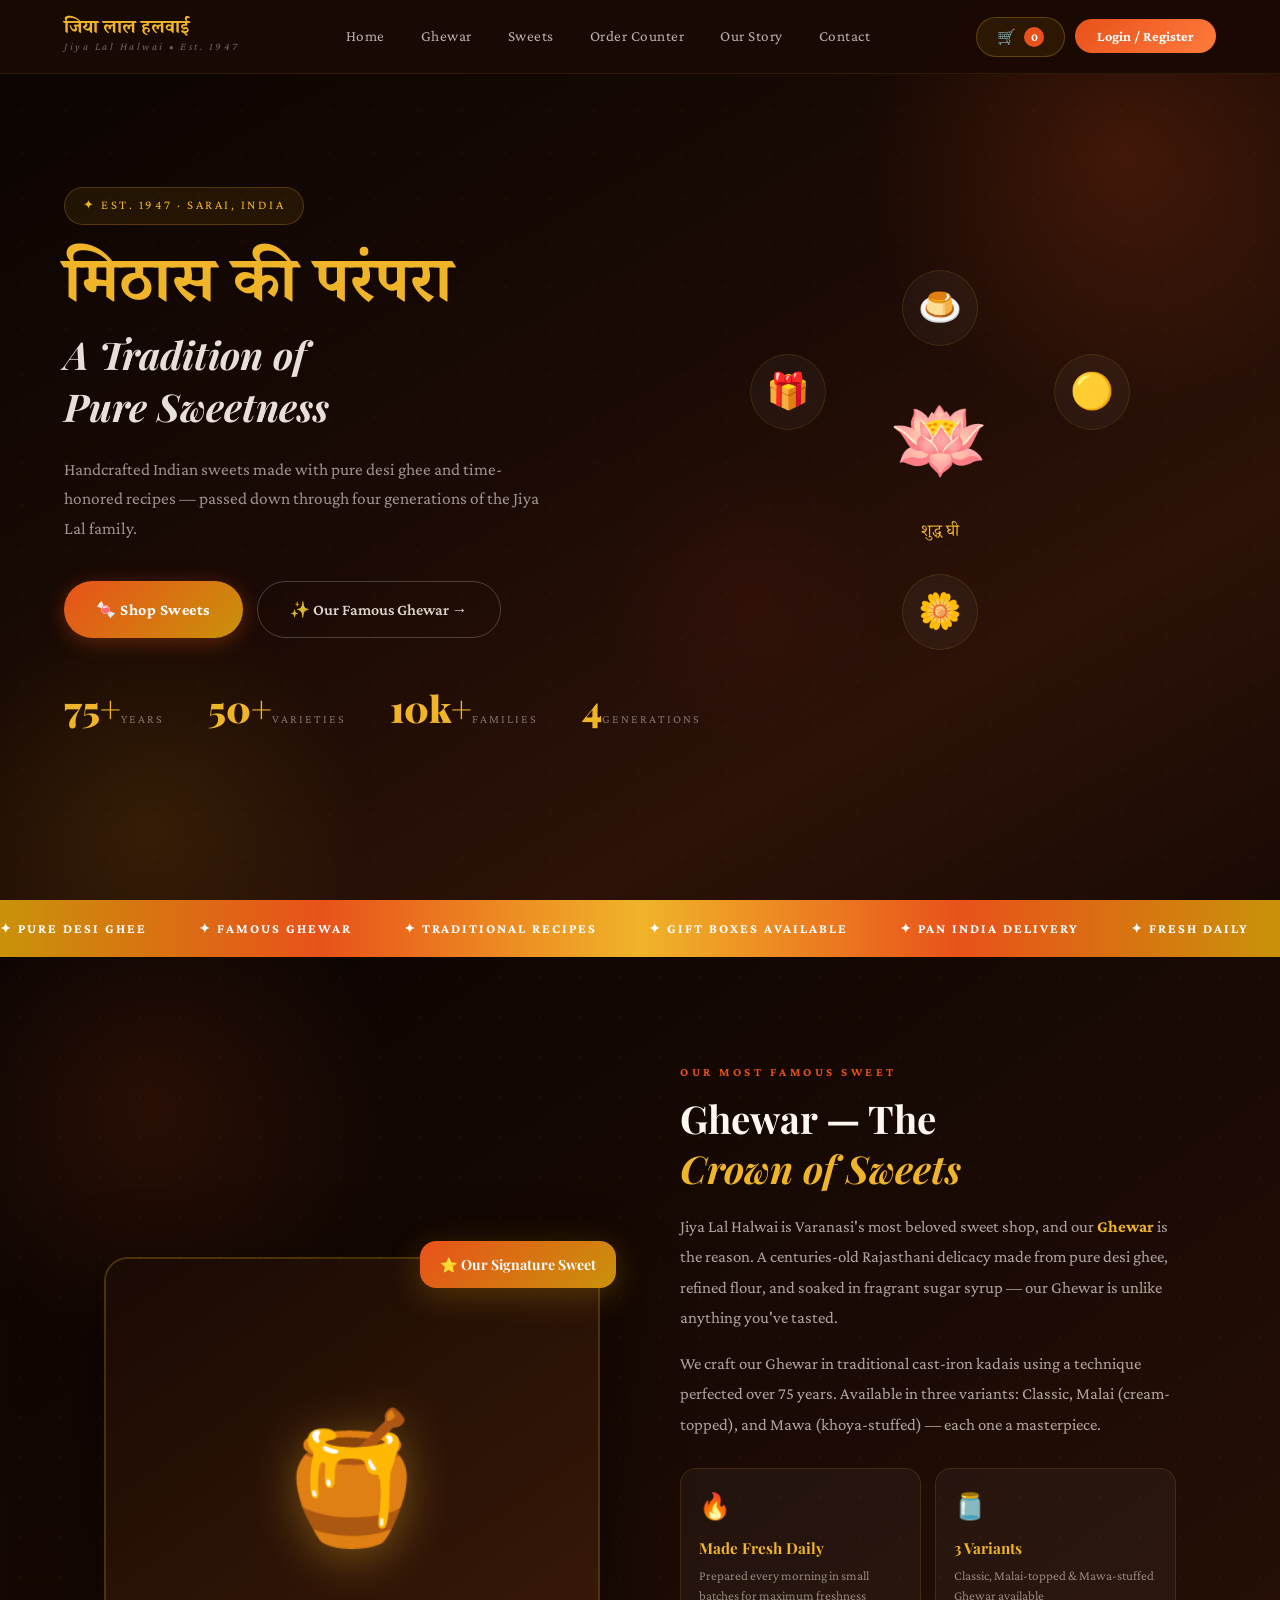
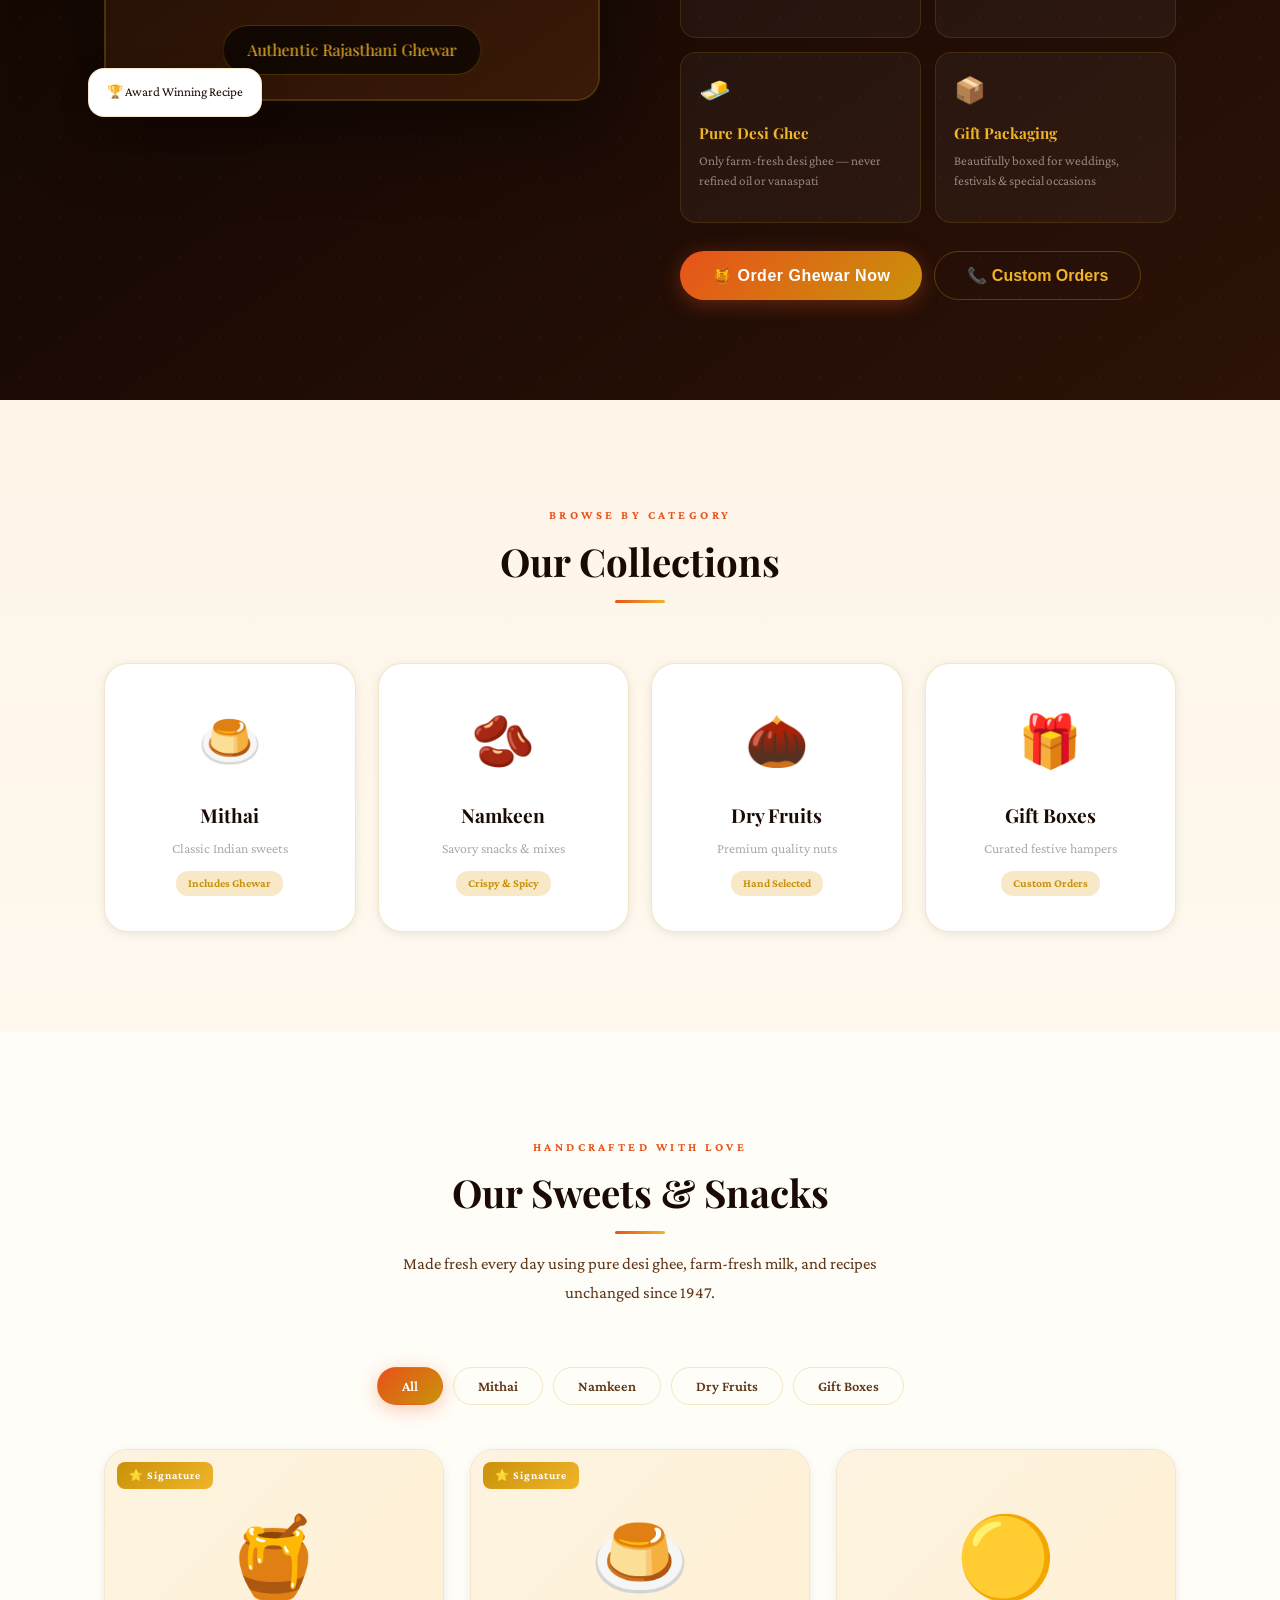
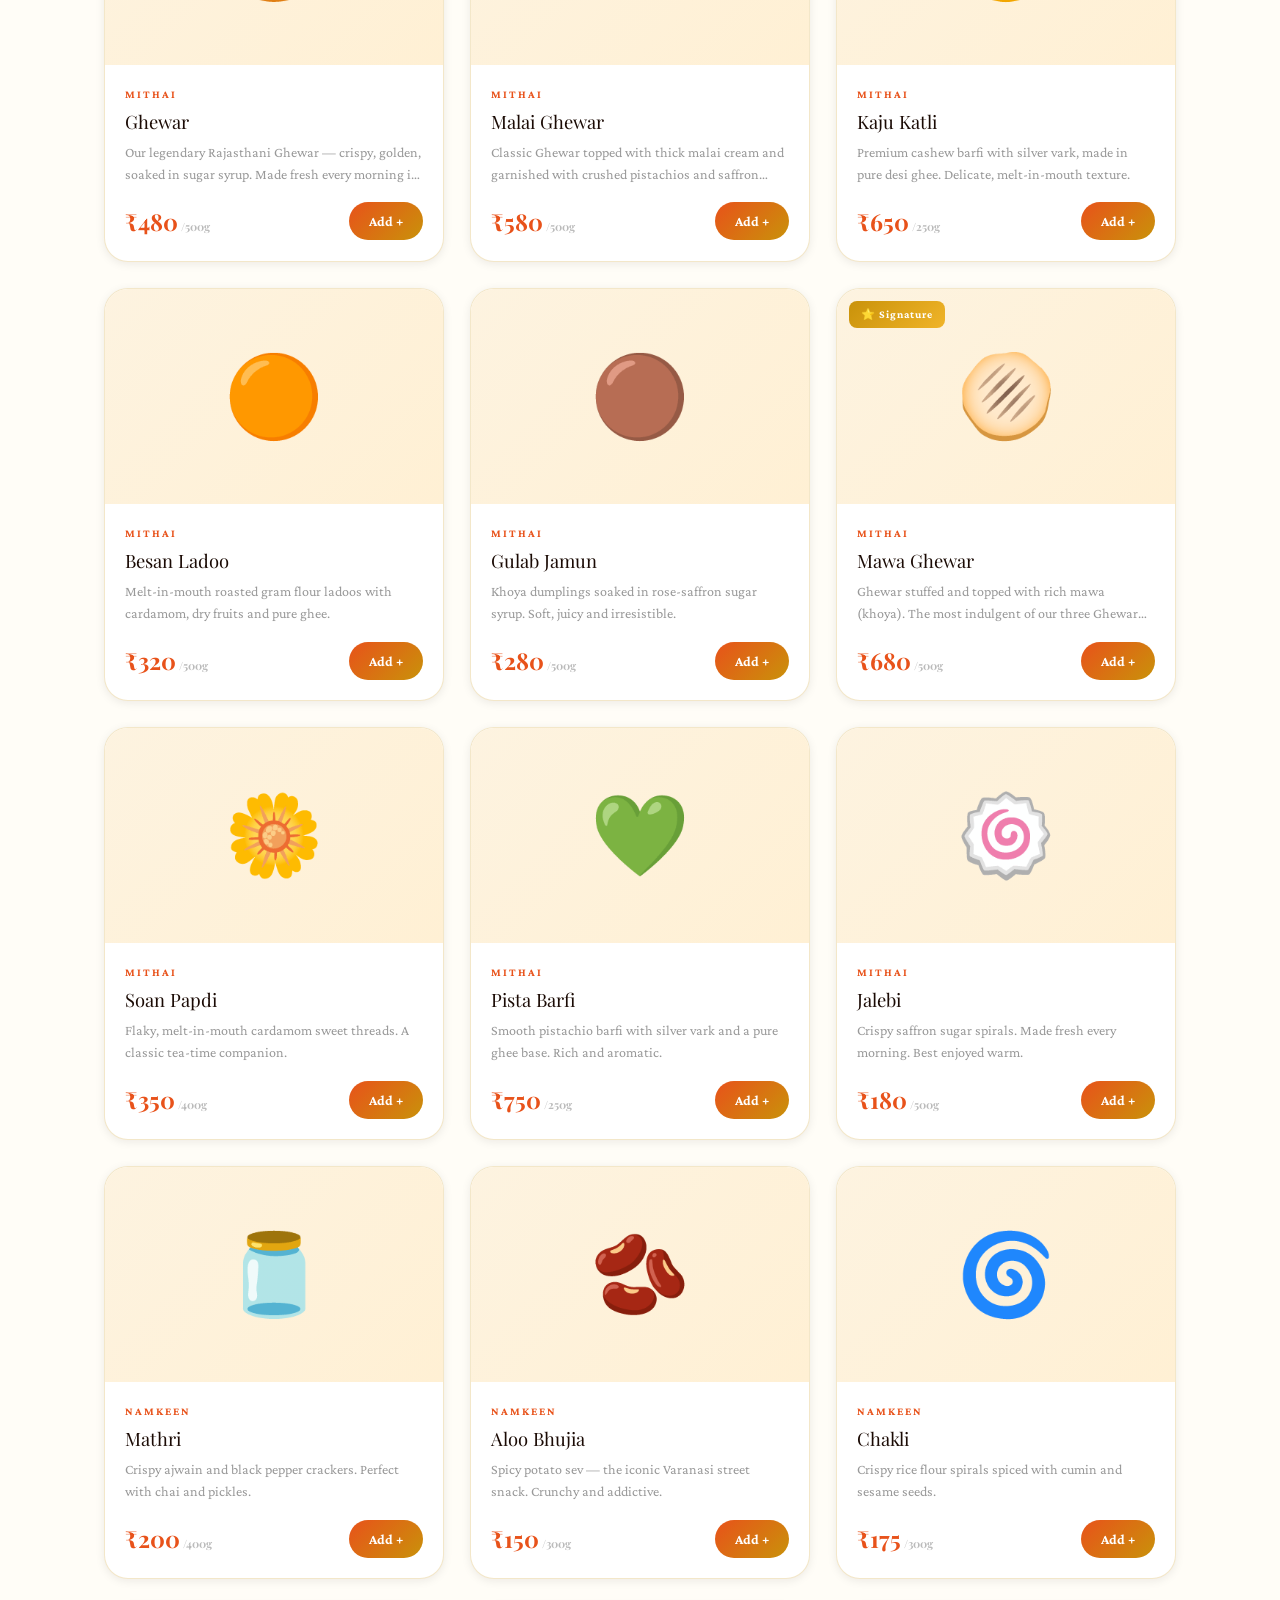
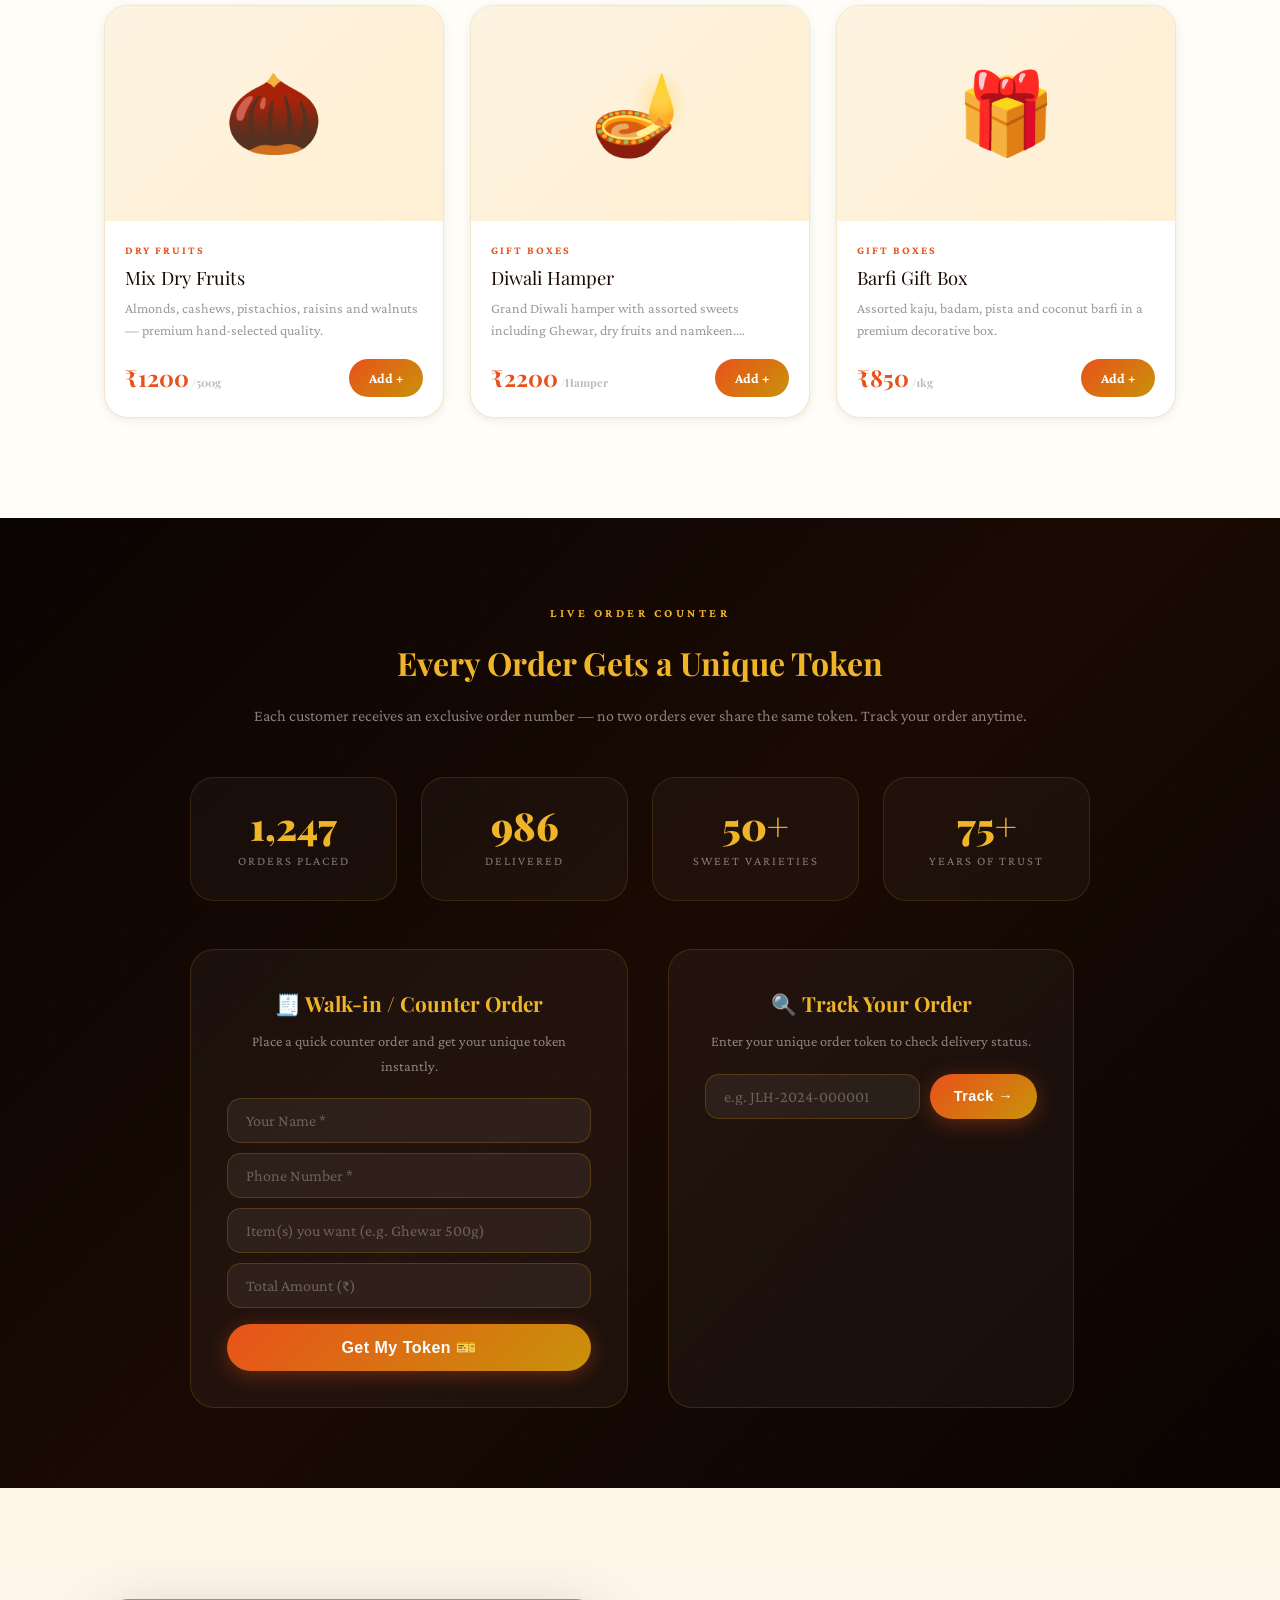
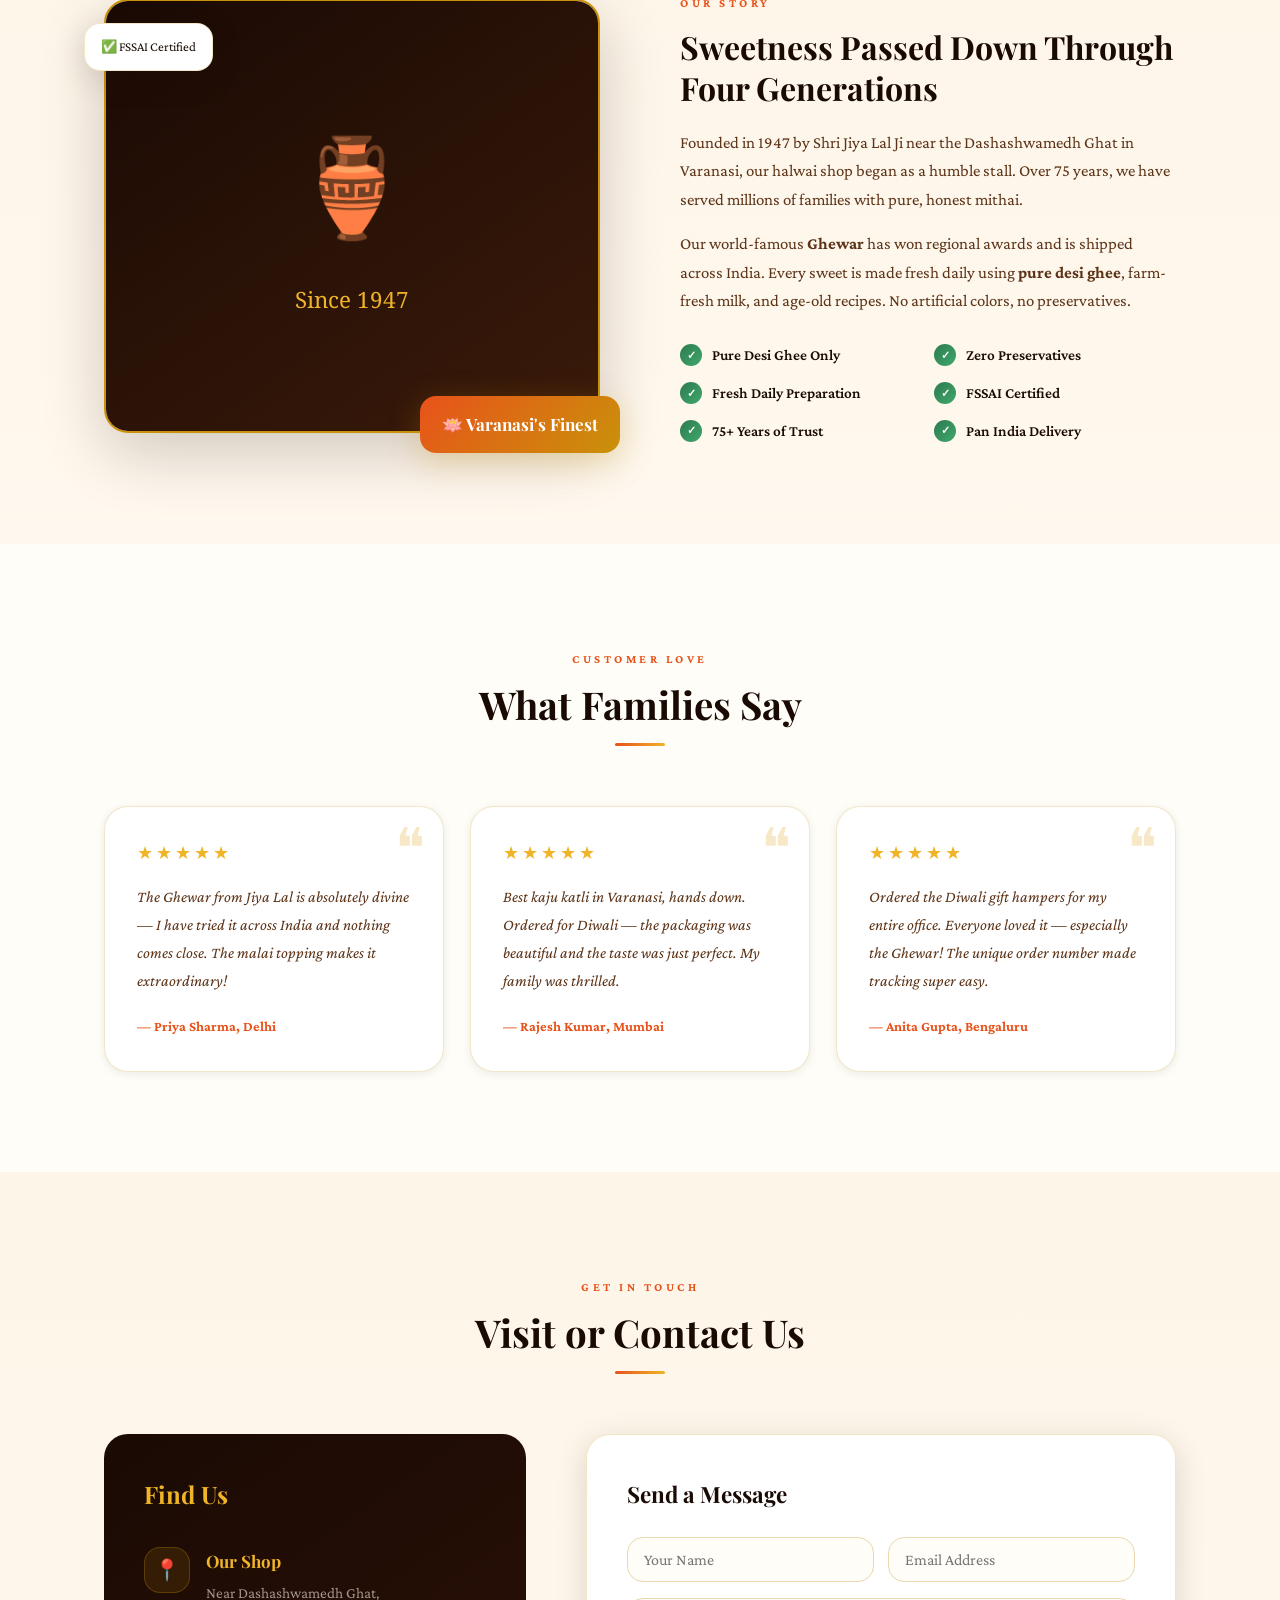
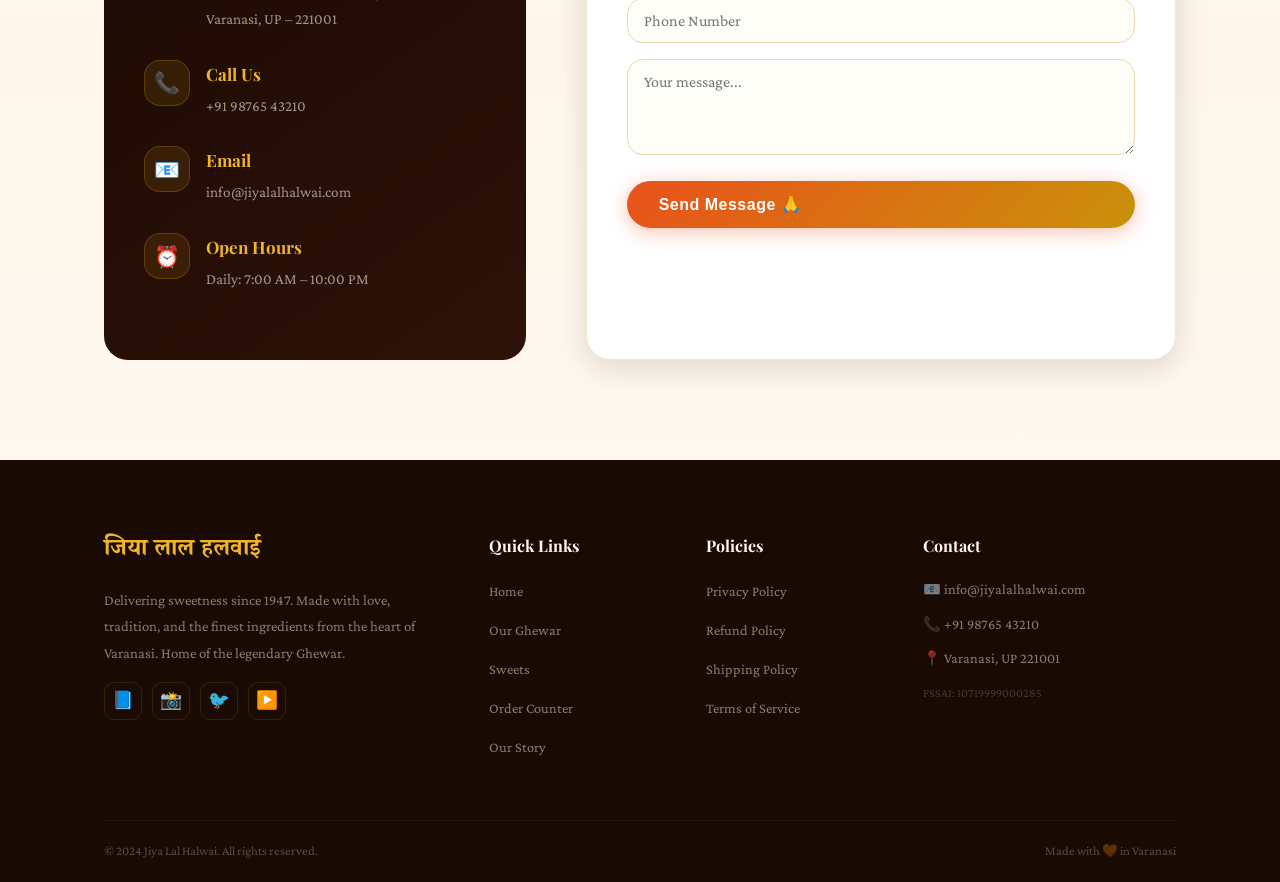
<file: frontend/index.html>
<!DOCTYPE html>
<html lang="en">
<head>
  <meta charset="UTF-8"/>
  <meta name="viewport" content="width=device-width, initial-scale=1.0"/>
  <title>Jiya Lal Halwai – Premium Indian Sweets Since 1947</title>
  <link rel="preconnect" href="https://fonts.googleapis.com">
  <link href="https://fonts.googleapis.com/css2?family=Playfair+Display:ital,wght@0,400;0,700;0,900;1,400;1,700&family=Crimson+Pro:wght@300;400;600&family=Noto+Serif+Devanagari:wght@400;700&display=swap" rel="stylesheet">
  <link rel="stylesheet" href="css/style.css">
</head>
<body>

<!-- PRELOADER -->
<div id="preloader">
  <div class="pre-wrap">
    <span class="pre-lotus">🪷</span>
    <h2>जिया लाल हलवाई</h2>
    <p>Crafting sweetness since 1947</p>
    <div class="pre-dots">
      <div class="pre-dot"></div>
      <div class="pre-dot"></div>
      <div class="pre-dot"></div>
    </div>
  </div>
</div>

<!-- NAVBAR -->
<nav id="navbar">
  <a class="nav-brand" href="#home">
    <span class="brand-hindi">जिया लाल हलवाई</span>
    <span class="brand-eng">Jiya Lal Halwai • Est. 1947</span>
  </a>
  <ul class="nav-links" id="nav-links">
    <li><a href="#home"       onclick="closeMenu()">Home</a></li>
    <li><a href="#ghewar"     onclick="closeMenu()">Ghewar</a></li>
    <li><a href="#products"   onclick="closeMenu()">Sweets</a></li>
    <li><a href="#counter"    onclick="closeMenu()">Order Counter</a></li>
    <li><a href="#about"      onclick="closeMenu()">Our Story</a></li>
    <li><a href="#contact"    onclick="closeMenu()">Contact</a></li>
  </ul>
  <div class="nav-actions">
    <button class="cart-btn" onclick="toggleCart()">
      🛒 <span id="cart-count">0</span>
    </button>
    <div id="nav-user-area"></div>
  </div>
  <button class="hamburger" onclick="toggleMenu()">☰</button>
</nav>

<!-- HERO -->
<section id="home" class="hero">
  <div class="hero-orb1"></div><div class="hero-orb2"></div><div class="hero-orb3"></div>
  <div class="hero-dots"></div>
  <div class="hero-content">
    <div class="hero-pill">✦ Est. 1947 · Sarai, India</div>
    <h1 class="hero-h1">
      <span class="hero-hindi">मिठास की परंपरा</span>
      <span class="hero-eng">A Tradition of<br>Pure Sweetness</span>
    </h1>
    <p class="hero-sub">Handcrafted Indian sweets made with pure desi ghee and time-honored recipes — passed down through four generations of the Jiya Lal family.</p>
    <div class="hero-cta">
      <a href="#products" class="btn-primary">🍬 Shop Sweets</a>
      <a href="#ghewar"   class="btn-outline">✨ Our Famous Ghewar →</a>
    </div>
    <div class="hero-stats">
      <div class="h-stat"><span class="n">75+</span><span class="l">Years</span></div>
      <div class="h-stat"><span class="n">50+</span><span class="l">Varieties</span></div>
      <div class="h-stat"><span class="n">10k+</span><span class="l">Families</span></div>
      <div class="h-stat"><span class="n">4</span><span class="l">Generations</span></div>
    </div>
  </div>
  <div class="hero-right">
    <div class="hero-ring">
      <div class="ring-orb">🍮</div>
      <div class="ring-orb">🟡</div>
      <div class="ring-orb">🌼</div>
      <div class="ring-orb">🎁</div>
      <div class="ring-center">
        <div class="ring-center-inner">
          <span class="big-emoji">🪷</span>
          <p>शुद्ध घी</p>
        </div>
      </div>
    </div>
  </div>
</section>

<!-- MARQUEE -->
<div class="marquee-band">
  <div class="marquee-track">
    <span>Pure Desi Ghee</span><span>Famous Ghewar</span>
    <span>Traditional Recipes</span><span>Gift Boxes Available</span>
    <span>Pan India Delivery</span><span>Fresh Daily</span>
    <span>No Preservatives</span><span>FSSAI Certified</span>
    <span>4 Generations of Trust</span><span>Varanasi's Finest</span>
    <span>Pure Desi Ghee</span><span>Famous Ghewar</span>
    <span>Traditional Recipes</span><span>Gift Boxes Available</span>
    <span>Pan India Delivery</span><span>Fresh Daily</span>
    <span>No Preservatives</span><span>FSSAI Certified</span>
    <span>4 Generations of Trust</span><span>Varanasi's Finest</span>
  </div>
</div>

<!-- GHEWAR SPOTLIGHT -->
<section id="ghewar" class="ghewar-section">
  <div class="ghewar-orb"></div>
  <div class="container">
    <div class="ghewar-grid">
      <div class="ghewar-visual">
        <div class="ghewar-img-box">
          <div class="ghewar-img-inner">
            <span class="ghewar-emoji-big">🍯</span>
            <div class="ghewar-label">Authentic Rajasthani Ghewar</div>
          </div>
        </div>
        <div class="ghewar-badge">⭐ Our Signature Sweet</div>
        <div class="ghewar-badge2">🏆 Award Winning Recipe</div>
      </div>
      <div class="ghewar-text">
        <span class="s-tag">Our Most Famous Sweet</span>
        <h2 style="font-family:var(--font-d);font-size:clamp(1.8rem,3vw,2.7rem);color:var(--cream);margin-bottom:18px;line-height:1.3;">
          Ghewar — The<br>
          <span style="color:var(--gold2);font-style:italic;">Crown of Sweets</span>
        </h2>
        <p>Jiya Lal Halwai is Varanasi's most beloved sweet shop, and our <strong style="color:var(--gold2)">Ghewar</strong> is the reason. A centuries-old Rajasthani delicacy made from pure desi ghee, refined flour, and soaked in fragrant sugar syrup — our Ghewar is unlike anything you've tasted.</p>
        <p>We craft our Ghewar in traditional cast-iron kadais using a technique perfected over 75 years. Available in three variants: Classic, Malai (cream-topped), and Mawa (khoya-stuffed) — each one a masterpiece.</p>
        <div class="ghewar-facts">
          <div class="g-fact">
            <span class="gf-icon">🔥</span>
            <h4>Made Fresh Daily</h4>
            <p>Prepared every morning in small batches for maximum freshness</p>
          </div>
          <div class="g-fact">
            <span class="gf-icon">🫙</span>
            <h4>3 Variants</h4>
            <p>Classic, Malai-topped &amp; Mawa-stuffed Ghewar available</p>
          </div>
          <div class="g-fact">
            <span class="gf-icon">🧈</span>
            <h4>Pure Desi Ghee</h4>
            <p>Only farm-fresh desi ghee — never refined oil or vanaspati</p>
          </div>
          <div class="g-fact">
            <span class="gf-icon">📦</span>
            <h4>Gift Packaging</h4>
            <p>Beautifully boxed for weddings, festivals &amp; special occasions</p>
          </div>
        </div>
        <div class="ghewar-cta">
          <button class="btn-primary" onclick="filterByCategory('Mithai', null); document.getElementById('products').scrollIntoView({behavior:'smooth'})">
            🍯 Order Ghewar Now
          </button>
          <button class="btn-outline" style="color:var(--gold2);border-color:rgba(201,146,10,.35);" onclick="document.getElementById('contact').scrollIntoView({behavior:'smooth'})">
            📞 Custom Orders
          </button>
        </div>
      </div>
    </div>
  </div>
</section>

<!-- CATEGORIES -->
<section class="section section-alt" id="categories">
  <div class="container">
    <div class="s-head">
      <span class="s-tag">Browse by Category</span>
      <h2 class="s-title">Our Collections</h2>
    </div>
    <div class="cats-grid">
      <div class="cat-card" onclick="filterByCategory('Mithai',this)">
        <span class="cat-icon">🍮</span>
        <h3>Mithai</h3>
        <p>Classic Indian sweets</p>
        <span class="cat-chip">Includes Ghewar</span>
      </div>
      <div class="cat-card" onclick="filterByCategory('Namkeen',this)">
        <span class="cat-icon">🫘</span>
        <h3>Namkeen</h3>
        <p>Savory snacks &amp; mixes</p>
        <span class="cat-chip">Crispy &amp; Spicy</span>
      </div>
      <div class="cat-card" onclick="filterByCategory('Dry Fruits',this)">
        <span class="cat-icon">🌰</span>
        <h3>Dry Fruits</h3>
        <p>Premium quality nuts</p>
        <span class="cat-chip">Hand Selected</span>
      </div>
      <div class="cat-card" onclick="filterByCategory('Gift Boxes',this)">
        <span class="cat-icon">🎁</span>
        <h3>Gift Boxes</h3>
        <p>Curated festive hampers</p>
        <span class="cat-chip">Custom Orders</span>
      </div>
    </div>
  </div>
</section>

<!-- PRODUCTS -->
<section class="section" id="products">
  <div class="container">
    <div class="s-head">
      <span class="s-tag">Handcrafted with Love</span>
      <h2 class="s-title">Our Sweets &amp; Snacks</h2>
      <p class="s-sub">Made fresh every day using pure desi ghee, farm-fresh milk, and recipes unchanged since 1947.</p>
    </div>
    <div class="filter-bar">
      <button class="filter-btn active" onclick="filterByCategory('All',this)">All</button>
      <button class="filter-btn" onclick="filterByCategory('Mithai',this)">Mithai</button>
      <button class="filter-btn" onclick="filterByCategory('Namkeen',this)">Namkeen</button>
      <button class="filter-btn" onclick="filterByCategory('Dry Fruits',this)">Dry Fruits</button>
      <button class="filter-btn" onclick="filterByCategory('Gift Boxes',this)">Gift Boxes</button>
    </div>
    <div id="products-grid" class="products-grid">
      <div class="loading-state">
        <div class="spinner"></div>
        <p>Fetching our sweets...</p>
      </div>
    </div>
  </div>
</section>

<!-- ORDER COUNTER SECTION -->
<section id="counter" class="counter-section">
  <div class="container">
    <div class="counter-inner">
      <span class="s-tag" style="color:var(--gold2);">Live Order Counter</span>
      <h2 class="counter-title">Every Order Gets a Unique Token</h2>
      <p class="counter-sub">Each customer receives an exclusive order number — no two orders ever share the same token. Track your order anytime.</p>
      <div class="counter-grid" id="counter-stats">
        <div class="counter-card">
          <div class="cc-num" id="stat-orders">—</div>
          <div class="cc-label">Orders Placed</div>
        </div>
        <div class="counter-card">
          <div class="cc-num" id="stat-delivered">—</div>
          <div class="cc-label">Delivered</div>
        </div>
        <div class="counter-card">
          <div class="cc-num" id="stat-products">50+</div>
          <div class="cc-label">Sweet Varieties</div>
        </div>
        <div class="counter-card">
          <div class="cc-num">75+</div>
          <div class="cc-label">Years of Trust</div>
        </div>
      </div>

      <!-- TWO BOXES: COUNTER ORDER + TRACK ORDER -->
      <div style="display:grid;grid-template-columns:1fr 1fr;gap:24px;max-width:900px;margin:0 auto;">

        <!-- COUNTER ORDER BOX — always gives token -->
        <div class="track-order-box">
          <h3>🧾 Walk-in / Counter Order</h3>
          <p>Place a quick counter order and get your unique token instantly.</p>
          <input class="track-input" id="cnt-name"  type="text"  placeholder="Your Name *" style="margin-bottom:10px;display:block;width:100%;"/>
          <input class="track-input" id="cnt-phone" type="tel"   placeholder="Phone Number *" style="margin-bottom:10px;display:block;width:100%;"/>
          <input class="track-input" id="cnt-item"  type="text"  placeholder="Item(s) you want (e.g. Ghewar 500g)" style="margin-bottom:10px;display:block;width:100%;"/>
          <input class="track-input" id="cnt-qty"   type="number" placeholder="Total Amount (₹)" min="1" style="margin-bottom:16px;display:block;width:100%;"/>
          <button class="btn-primary" style="width:100%;justify-content:center;" onclick="placeCounterOrder()">
            Get My Token 🎫
          </button>
          <!-- Token result -->
          <div id="counter-token-result" style="display:none;margin-top:16px;">
            <div style="background:linear-gradient(135deg,#1A0A04,#2C1208);border:1px solid rgba(201,146,10,.3);border-radius:14px;padding:20px;text-align:center;">
              <div style="color:rgba(255,248,238,.5);font-size:.72rem;letter-spacing:2px;text-transform:uppercase;margin-bottom:8px;">Your Order Token</div>
              <div id="counter-token-num" style="font-family:var(--font-d);font-size:1.8rem;color:var(--gold2);font-weight:700;letter-spacing:3px;">—</div>
              <div id="counter-token-name" style="color:rgba(255,248,238,.6);font-size:.85rem;margin-top:6px;"></div>
              <div style="color:rgba(255,248,238,.35);font-size:.75rem;margin-top:10px;">Show this token to collect your order</div>
            </div>
          </div>
        </div>

        <!-- TRACK ORDER BOX -->
        <div class="track-order-box">
          <h3>🔍 Track Your Order</h3>
          <p>Enter your unique order token to check delivery status.</p>
          <div class="track-input-row">
            <input class="track-input" id="track-input" type="text" placeholder="e.g. JLH-2024-000001" oninput="this.value=this.value.toUpperCase()"/>
            <button class="btn-primary" style="padding:13px 24px;font-size:.9rem;" onclick="trackOrder()">Track →</button>
          </div>
          <div class="track-result" id="track-result">
            <div class="track-result-card" id="track-result-card"></div>
          </div>
        </div>

      </div>
    </div>
  </div>
</section>

<!-- ABOUT -->
<section class="section section-alt" id="about">
  <div class="container">
    <div class="about-grid">
      <div class="about-img-wrap">
        <div class="about-img-box">
          <div class="about-img-inner">
            <span class="big-em">🏺</span>
            <p>Since 1947</p>
          </div>
        </div>
        <div class="about-fl1">🪷 Varanasi's Finest</div>
        <div class="about-fl2">✅ FSSAI Certified</div>
      </div>
      <div class="about-text">
        <span class="s-tag">Our Story</span>
        <h2>Sweetness Passed Down Through Four Generations</h2>
        <p>Founded in 1947 by Shri Jiya Lal Ji near the Dashashwamedh Ghat in Varanasi, our halwai shop began as a humble stall. Over 75 years, we have served millions of families with pure, honest mithai.</p>
        <p>Our world-famous <strong>Ghewar</strong> has won regional awards and is shipped across India. Every sweet is made fresh daily using <strong>pure desi ghee</strong>, farm-fresh milk, and age-old recipes. No artificial colors, no preservatives.</p>
        <div class="about-feats">
          <div class="feat-item"><div class="feat-check">✓</div>Pure Desi Ghee Only</div>
          <div class="feat-item"><div class="feat-check">✓</div>Zero Preservatives</div>
          <div class="feat-item"><div class="feat-check">✓</div>Fresh Daily Preparation</div>
          <div class="feat-item"><div class="feat-check">✓</div>FSSAI Certified</div>
          <div class="feat-item"><div class="feat-check">✓</div>75+ Years of Trust</div>
          <div class="feat-item"><div class="feat-check">✓</div>Pan India Delivery</div>
        </div>
      </div>
    </div>
  </div>
</section>

<!-- TESTIMONIALS -->
<section class="section">
  <div class="container">
    <div class="s-head">
      <span class="s-tag">Customer Love</span>
      <h2 class="s-title">What Families Say</h2>
    </div>
    <div class="testi-grid">
      <div class="testi-card">
        <div class="stars">★★★★★</div>
        <p>The Ghewar from Jiya Lal is absolutely divine — I have tried it across India and nothing comes close. The malai topping makes it extraordinary!</p>
        <div class="testi-author">— Priya Sharma, Delhi</div>
      </div>
      <div class="testi-card">
        <div class="stars">★★★★★</div>
        <p>Best kaju katli in Varanasi, hands down. Ordered for Diwali — the packaging was beautiful and the taste was just perfect. My family was thrilled.</p>
        <div class="testi-author">— Rajesh Kumar, Mumbai</div>
      </div>
      <div class="testi-card">
        <div class="stars">★★★★★</div>
        <p>Ordered the Diwali gift hampers for my entire office. Everyone loved it — especially the Ghewar! The unique order number made tracking super easy.</p>
        <div class="testi-author">— Anita Gupta, Bengaluru</div>
      </div>
    </div>
  </div>
</section>

<!-- CONTACT -->
<section class="section section-alt" id="contact">
  <div class="container">
    <div class="s-head">
      <span class="s-tag">Get In Touch</span>
      <h2 class="s-title">Visit or Contact Us</h2>
    </div>
    <div class="contact-grid">
      <div class="contact-info-card">
        <h3>Find Us</h3>
        <div class="c-info-item">
          <div class="c-info-icon">📍</div>
          <div><h4>Our Shop</h4><p>Near Dashashwamedh Ghat,<br>Varanasi, UP – 221001</p></div>
        </div>
        <div class="c-info-item">
          <div class="c-info-icon">📞</div>
          <div><h4>Call Us</h4><p>+91 98765 43210</p></div>
        </div>
        <div class="c-info-item">
          <div class="c-info-icon">📧</div>
          <div><h4>Email</h4><p>info@jiyalalhalwai.com</p></div>
        </div>
        <div class="c-info-item">
          <div class="c-info-icon">⏰</div>
          <div><h4>Open Hours</h4><p>Daily: 7:00 AM – 10:00 PM</p></div>
        </div>
      </div>
      <div class="contact-form">
        <h3>Send a Message</h3>
        <div class="form-row">
          <div class="form-field"><input type="text" id="c-name" placeholder="Your Name"/></div>
          <div class="form-field"><input type="email" id="c-email" placeholder="Email Address"/></div>
        </div>
        <div class="form-field"><input type="tel" id="c-phone" placeholder="Phone Number"/></div>
        <div class="form-field">
          <textarea id="c-msg" rows="4" placeholder="Your message..." style="width:100%;padding:13px 16px;border:1.5px solid #ead8b0;border-radius:var(--r);font-family:var(--font-b);font-size:1rem;outline:none;resize:vertical;background:var(--warm);"></textarea>
        </div>
        <button class="btn-primary fw" onclick="submitContact()">Send Message 🙏</button>
      </div>
    </div>
  </div>
</section>

<!-- FOOTER -->
<footer class="footer">
  <div class="container">
    <div class="footer-grid">
      <div class="footer-brand">
        <h3>जिया लाल हलवाई</h3>
        <p>Delivering sweetness since 1947. Made with love, tradition, and the finest ingredients from the heart of Varanasi. Home of the legendary Ghewar.</p>
        <div class="socials">
          <a href="#">📘</a><a href="#">📸</a><a href="#">🐦</a><a href="#">▶️</a>
        </div>
      </div>
      <div class="footer-col">
        <h4>Quick Links</h4>
        <ul>
          <li><a href="#home">Home</a></li>
          <li><a href="#ghewar">Our Ghewar</a></li>
          <li><a href="#products">Sweets</a></li>
          <li><a href="#counter">Order Counter</a></li>
          <li><a href="#about">Our Story</a></li>
        </ul>
      </div>
      <div class="footer-col">
        <h4>Policies</h4>
        <ul>
          <li><a href="#">Privacy Policy</a></li>
          <li><a href="#">Refund Policy</a></li>
          <li><a href="#">Shipping Policy</a></li>
          <li><a href="#">Terms of Service</a></li>
        </ul>
      </div>
      <div class="footer-col">
        <h4>Contact</h4>
        <p>📧 info@jiyalalhalwai.com</p>
        <p>📞 +91 98765 43210</p>
        <p>📍 Varanasi, UP 221001</p>
        <p style="margin-top:12px;font-size:.76rem;opacity:.4;">FSSAI: 10719999000285</p>
      </div>
    </div>
    <div class="footer-bottom">
      <p>© 2024 Jiya Lal Halwai. All rights reserved.</p>
      <p>Made with 🧡 in Varanasi</p>
    </div>
  </div>
</footer>

<!-- CART SIDEBAR -->
<div id="cart-overlay" class="cart-overlay" onclick="toggleCart()"></div>
<div id="cart-sidebar" class="cart-sidebar">
  <div class="cart-head">
    <h3>Your Cart 🛒</h3>
    <button onclick="toggleCart()">✕</button>
  </div>
  <div id="cart-items" class="cart-items"></div>
  <div class="cart-foot" id="cart-foot" style="display:none">
    <div class="cart-total-row"><span>Subtotal</span><span id="cart-subtotal">₹0</span></div>
    <div class="cart-total-row"><span>Delivery</span><span id="cart-delivery">₹0</span></div>
    <div class="cart-grand"><span>Total</span><span id="cart-total">₹0</span></div>
    <button class="btn-primary fw" onclick="openCheckout()">Proceed to Checkout →</button>
  </div>
</div>

<!-- CHECKOUT MODAL -->
<div id="checkout-modal" class="modal-overlay" style="display:none" onclick="closeOnOverlay(event,'checkout-modal')">
  <div class="modal-box" onclick="event.stopPropagation()">
    <div class="modal-head">
      <h3 id="co-modal-title">Checkout</h3>
      <button onclick="document.getElementById('checkout-modal').style.display='none'">✕</button>
    </div>

    <!-- Step 1: Address -->
    <div id="step-address" class="co-step">
      <h4><span class="step-num">1</span> Delivery Details</h4>
      <div class="co-row">
        <input class="co-input" type="text"  id="co-name"  placeholder="Full Name *"/>
        <input class="co-input" type="email" id="co-email" placeholder="Email Address *"/>
      </div>
      <input class="co-input" type="tel"  id="co-phone" placeholder="Phone Number *"/>
      <textarea class="co-input" id="co-addr" rows="3" placeholder="Full Delivery Address *" style="resize:vertical;"></textarea>
      <div class="co-row">
        <input class="co-input" type="text" id="co-pin"  placeholder="Pincode *"/>
        <input class="co-input" type="text" id="co-city" placeholder="City"/>
      </div>
      <div class="btn-row" style="justify-content:flex-end">
        <button class="btn-primary" onclick="goToPayment()">Continue →</button>
      </div>
    </div>

    <!-- Step 2: Payment -->
    <div id="step-payment" class="co-step" style="display:none">
      <h4><span class="step-num">2</span> Order Summary &amp; Payment</h4>
      <div class="order-summary-box" id="order-summary-box"></div>
      <div class="pay-methods">
        <div class="pay-method active" id="pm-upi"  onclick="selPay('upi')"><span>📱</span><p>UPI</p></div>
        <div class="pay-method"        id="pm-card" onclick="selPay('card')"><span>💳</span><p>Card</p></div>
        <div class="pay-method"        id="pm-cod"  onclick="selPay('cod')"><span>💵</span><p>COD</p></div>
      </div>
      <div id="pf-upi" class="pay-form">
        <input class="co-input" type="text" id="upi-id" placeholder="Enter UPI ID (e.g. name@okaxis)"/>
        <p class="pay-note">💡 You will receive a payment request on your UPI app after placing the order.</p>
      </div>
      <div id="pf-card" class="pay-form" style="display:none">
        <input class="co-input" type="text" id="card-num"  placeholder="Card Number" maxlength="19"/>
        <div class="co-row">
          <input class="co-input" type="text" id="card-exp" placeholder="MM / YY" maxlength="5"/>
          <input class="co-input" type="text" id="card-cvv" placeholder="CVV"     maxlength="3"/>
        </div>
        <input class="co-input" type="text" id="card-name" placeholder="Name on Card"/>
      </div>
      <div id="pf-cod" class="pay-form" style="display:none">
        <p class="pay-note">💵 Pay cash when your order arrives. COD fee of ₹25 applies on orders below ₹500.</p>
      </div>
      <div class="btn-row">
        <button class="btn-ghost"    onclick="goToAddress()">← Back</button>
        <button class="btn-primary"  id="place-order-btn" onclick="placeOrder()">🎉 Place Order</button>
      </div>
    </div>

    <!-- Step 3: Success -->
    <div id="step-success" class="co-step" style="display:none">
      <div class="success-step">
        <span class="success-icon">🎉</span>
        <h3 id="success-title">Order Placed Successfully!</h3>

        <!-- ONLINE PAYMENT (UPI/Card) — show unique token -->
        <div id="token-section">
          <div class="order-token">
            <div class="token-label">Your Unique Order Token</div>
            <div class="token-number" id="token-number">JLH-2024-000001</div>
            <div class="token-name"   id="token-name">— —</div>
          </div>
          <p>Save this token! Use it to <strong>track your order</strong> anytime from the Order Counter section.</p>
          <p style="font-size:.85rem;color:#bbb;">No two customers ever share the same token number.</p>
        </div>

        <!-- COD — simple confirmation, no token -->
        <div id="cod-section" style="display:none">
          <div style="background:var(--cream);border:var(--bdr);border-radius:var(--r);padding:20px;margin:16px 0;text-align:left;">
            <p style="font-size:1rem;color:var(--brown);line-height:1.8;" id="cod-order-msg">
              Your order has been received. Our team will contact you to confirm delivery.
            </p>
            <p style="margin-top:12px;font-size:.88rem;color:#aaa;">💵 Please keep cash ready at the time of delivery.</p>
          </div>
        </div>

        <p style="font-size:.85rem;color:#bbb;margin-top:8px;">Delivery within 3–5 business days.</p>
        <button class="btn-primary" style="margin-top:20px" onclick="afterOrderPlaced()">Continue Shopping →</button>
      </div>
    </div>
  </div>
</div>

<!-- USER DASHBOARD MODAL -->
<div id="user-dash-modal" class="user-dash-modal">
  <div class="user-dash-box">
    <div class="ud-header">
      <div class="ud-user-info">
        <div class="ud-avatar" id="ud-avatar">U</div>
        <div>
          <div class="ud-name"  id="ud-name">User</div>
          <div class="ud-email" id="ud-email">user@email.com</div>
        </div>
      </div>
      <button class="ud-close" onclick="closeUserDash()">✕</button>
    </div>
    <div class="ud-body">
      <h3>📦 My Orders</h3>
      <div id="ud-orders-list"></div>
      <!-- LOGOUT BUTTON -->
      <button class="ud-logout-btn" onclick="logout()">
        🚪 Logout from Account
      </button>
    </div>
  </div>
</div>

<!-- TOAST -->
<div id="toast" class="toast"></div>

<script src="js/api.js"></script>
<script src="js/app.js"></script>
</body>
</html>
</file>
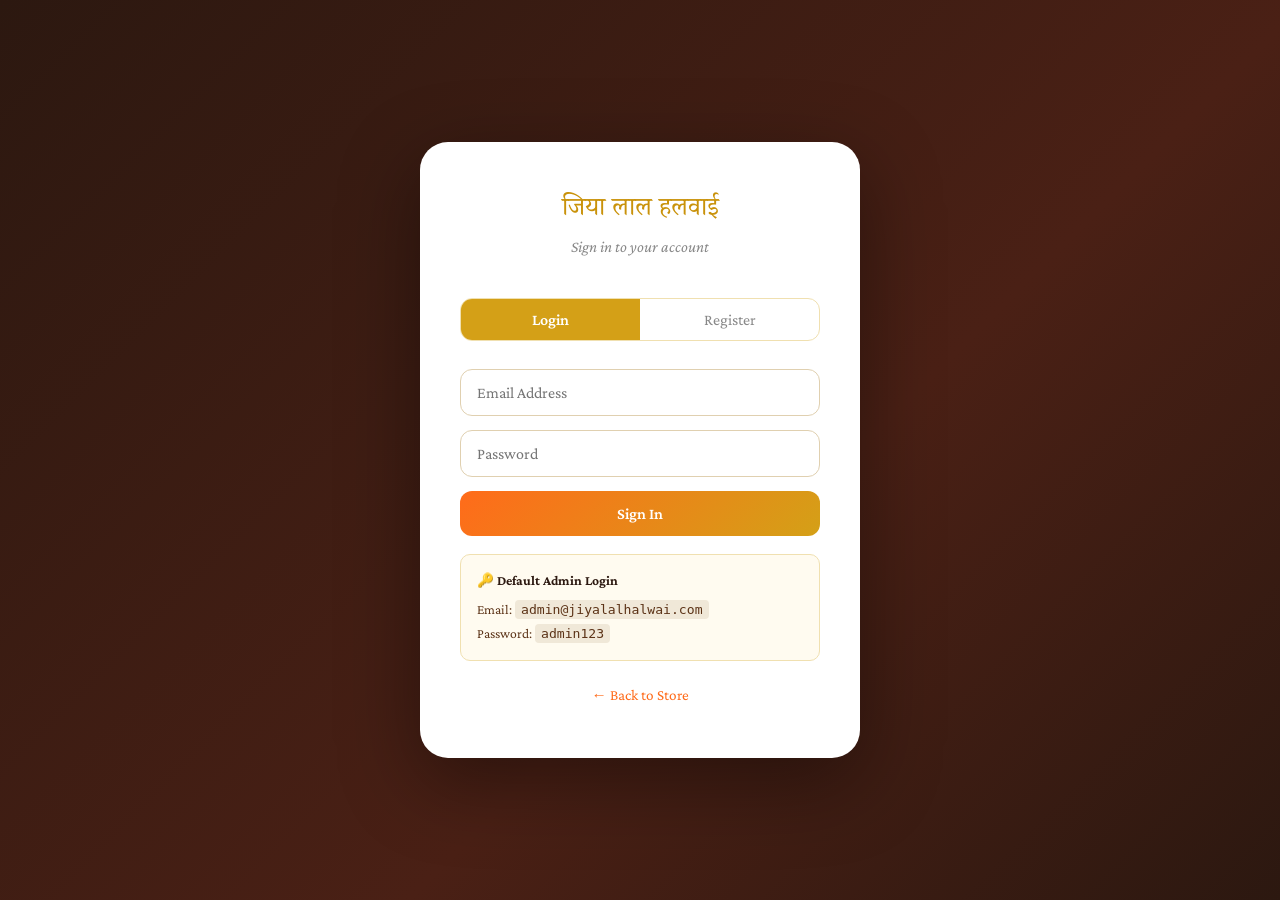
<file: frontend/admin/index.html>
<!DOCTYPE html>
<html lang="en">
<head>
  <meta charset="UTF-8"/>
  <meta name="viewport" content="width=device-width, initial-scale=1.0"/>
  <title>Admin Panel – Jiya Lal Halwai</title>
  <link href="https://fonts.googleapis.com/css2?family=Playfair+Display:wght@400;700&family=Inter:wght@400;500;600;700&family=Noto+Serif+Devanagari:wght@700&display=swap" rel="stylesheet">
  <style>
    :root{
      --saffron:#E8521A;--gold:#C9920A;--gold-light:#F0B429;--dark:#1E0F08;
      --cream:#FFF8EE;--light-gold:#F7E8C8;--mid:#5C3317;--green:#2d7a4f;
      --sidebar:260px;--bg:#f4ede0;--white:#fff;
      --shadow:0 2px 12px rgba(0,0,0,0.08);--radius:14px;
      --font:'Inter',sans-serif;--font-d:'Playfair Display',serif;
    }
    *{box-sizing:border-box;margin:0;padding:0;}
    body{font-family:var(--font);background:var(--bg);color:var(--dark);display:flex;min-height:100vh;font-size:14px;}

    /* SIDEBAR */
    .sidebar{width:var(--sidebar);background:var(--dark);height:100vh;position:fixed;top:0;left:0;display:flex;flex-direction:column;z-index:100;overflow-y:auto;}
    .sb-brand{padding:24px 20px;border-bottom:1px solid rgba(201,146,10,0.2);}
    .sb-brand .hindi{font-family:'Noto Serif Devanagari',serif;color:var(--gold-light);font-size:1.05rem;display:block;font-weight:700;}
    .sb-brand .sub{color:rgba(255,248,238,0.4);font-size:0.7rem;letter-spacing:2px;text-transform:uppercase;margin-top:2px;}
    .sb-nav{flex:1;padding:16px 0;}
    .sb-section{color:rgba(255,248,238,0.3);font-size:0.68rem;letter-spacing:2px;text-transform:uppercase;padding:14px 20px 8px;font-weight:600;}
    .sb-item{display:flex;align-items:center;gap:12px;padding:11px 20px;color:rgba(255,248,238,0.6);cursor:pointer;transition:.2s;border-left:3px solid transparent;font-size:0.88rem;font-weight:500;}
    .sb-item:hover,.sb-item.active{background:rgba(201,146,10,0.1);color:var(--gold-light);border-left-color:var(--gold-light);}
    .sb-item .ic{font-size:1.1rem;width:20px;text-align:center;}
    .sb-badge{background:var(--saffron);color:#fff;font-size:0.65rem;font-weight:700;padding:2px 7px;border-radius:10px;margin-left:auto;}
    .sb-footer{padding:16px 20px;border-top:1px solid rgba(201,146,10,0.15);}
    .sb-footer a{color:rgba(255,248,238,0.4);text-decoration:none;font-size:0.85rem;display:flex;align-items:center;gap:8px;transition:.2s;}
    .sb-footer a:hover{color:var(--saffron);}

    /* MAIN */
    .main{margin-left:var(--sidebar);flex:1;display:flex;flex-direction:column;min-height:100vh;}
    .topbar{background:var(--white);padding:14px 28px;display:flex;align-items:center;justify-content:space-between;box-shadow:var(--shadow);position:sticky;top:0;z-index:50;border-bottom:1px solid #f0e0c0;}
    .topbar-left h1{font-family:var(--font-d);font-size:1.4rem;color:var(--dark);}
    .topbar-left p{color:#999;font-size:0.8rem;margin-top:1px;}
    .topbar-right{display:flex;align-items:center;gap:16px;}
    .admin-chip{display:flex;align-items:center;gap:10px;background:var(--light-gold);border-radius:30px;padding:8px 16px 8px 8px;}
    .admin-chip .av{width:32px;height:32px;background:linear-gradient(135deg,var(--saffron),var(--gold));border-radius:50%;display:flex;align-items:center;justify-content:center;color:#fff;font-weight:700;font-size:0.85rem;}
    .admin-chip .info .name{font-weight:600;font-size:0.85rem;color:var(--dark);}
    .admin-chip .info .role{color:#999;font-size:0.72rem;}
    .logout-btn{background:none;border:1px solid #e0c8a0;padding:7px 14px;border-radius:8px;color:var(--mid);cursor:pointer;font-size:0.82rem;font-weight:600;transition:.2s;}
    .logout-btn:hover{background:var(--saffron);color:#fff;border-color:var(--saffron);}
    .page{flex:1;padding:28px;}

    /* PANELS */
    .panel{display:none;animation:fadeIn .25s ease;}
    .panel.active{display:block;}
    @keyframes fadeIn{from{opacity:0;transform:translateY(8px);}to{opacity:1;transform:translateY(0);}}

    /* STATS */
    .stats-row{display:grid;grid-template-columns:repeat(4,1fr);gap:18px;margin-bottom:24px;}
    .stat-card{background:var(--white);border-radius:var(--radius);padding:22px;box-shadow:var(--shadow);border:1px solid rgba(201,146,10,0.12);position:relative;overflow:hidden;}
    .stat-card::before{content:'';position:absolute;top:0;right:0;width:80px;height:80px;border-radius:50%;background:currentColor;opacity:0.05;transform:translate(20px,-20px);}
    .stat-card .lbl{font-size:0.72rem;text-transform:uppercase;letter-spacing:1.5px;color:#999;font-weight:600;margin-bottom:10px;}
    .stat-card .val{font-family:var(--font-d);font-size:1.9rem;color:var(--dark);font-weight:700;line-height:1;}
    .stat-card .chg{font-size:0.75rem;margin-top:8px;color:var(--green);font-weight:600;}
    .stat-card .ico{position:absolute;top:20px;right:20px;font-size:2rem;opacity:0.4;}

    /* CARDS */
    .card{background:var(--white);border-radius:var(--radius);box-shadow:var(--shadow);border:1px solid rgba(201,146,10,0.1);margin-bottom:22px;overflow:hidden;}
    .card-head{display:flex;align-items:center;justify-content:space-between;padding:18px 22px;border-bottom:1px solid #f5e8d0;}
    .card-head h2{font-family:var(--font-d);font-size:1.15rem;color:var(--dark);}
    .card-body{padding:22px;}

    /* TABLES */
    .tbl-wrap{overflow-x:auto;}
    table{width:100%;border-collapse:collapse;}
    th{padding:11px 16px;text-align:left;background:#faf4ea;color:#888;font-size:0.72rem;text-transform:uppercase;letter-spacing:1px;font-weight:600;border-bottom:1px solid #f0e0c0;}
    td{padding:13px 16px;border-bottom:1px solid #f8f0e4;vertical-align:middle;font-size:0.88rem;}
    tr:last-child td{border-bottom:none;}
    tr:hover td{background:#fffbf4;}
    .prod-thumb{width:42px;height:42px;border-radius:10px;background:var(--light-gold);display:flex;align-items:center;justify-content:center;font-size:1.6rem;overflow:hidden;}
    .prod-thumb img{width:100%;height:100%;object-fit:cover;}

    /* BADGES */
    .badge{padding:4px 12px;border-radius:20px;font-size:0.72rem;font-weight:700;display:inline-block;}
    .b-pending{background:#fff3cd;color:#856404;}
    .b-confirmed{background:#d1e7dd;color:#0f5132;}
    .b-processing{background:#cff4fc;color:#055160;}
    .b-shipped{background:#d1ecf1;color:#0c5460;}
    .b-delivered{background:#d4edda;color:#155724;}
    .b-cancelled{background:#f8d7da;color:#842029;}
    .b-stock{background:#d4edda;color:#155724;}
    .b-nostock{background:#f8d7da;color:#842029;}

    /* BUTTONS */
    .btn{padding:8px 16px;border-radius:8px;cursor:pointer;font-family:var(--font);font-size:0.82rem;font-weight:600;border:none;transition:.2s;display:inline-flex;align-items:center;gap:6px;}
    .btn-primary{background:linear-gradient(135deg,var(--saffron),var(--gold));color:#fff;box-shadow:0 2px 8px rgba(232,82,26,0.25);}
    .btn-primary:hover{opacity:.9;transform:translateY(-1px);}
    .btn-secondary{background:var(--light-gold);color:var(--dark);}
    .btn-secondary:hover{background:#ecd8a8;}
    .btn-danger{background:#fff0f0;color:#c00;border:1px solid #ffb3b3;}
    .btn-danger:hover{background:#c00;color:#fff;}
    .btn-sm{padding:6px 12px;font-size:0.78rem;}
    .btn-xs{padding:4px 10px;font-size:0.72rem;}

    /* FORM */
    .form-grid{display:grid;grid-template-columns:1fr 1fr;gap:18px;}
    .fg{display:flex;flex-direction:column;gap:6px;}
    .fg.full{grid-column:1/-1;}
    .fg label{font-size:0.75rem;font-weight:600;color:var(--mid);text-transform:uppercase;letter-spacing:0.5px;}
    .fg input,.fg select,.fg textarea{padding:11px 14px;border:1.5px solid #e8d0a8;border-radius:10px;font-family:var(--font);font-size:0.9rem;color:var(--dark);background:var(--bg);outline:none;transition:border-color .25s;}
    .fg input:focus,.fg select:focus,.fg textarea:focus{border-color:var(--gold);background:#fff;}
    .fg textarea{resize:vertical;min-height:90px;}

    /* UPLOAD ZONE */
    .upload-zone{border:2px dashed #d8b878;border-radius:12px;padding:28px;text-align:center;cursor:pointer;transition:.25s;background:#fffbf2;position:relative;}
    .upload-zone:hover{border-color:var(--gold);background:var(--light-gold);}
    .upload-zone input[type=file]{position:absolute;inset:0;opacity:0;cursor:pointer;}
    .upload-zone .uz-icon{font-size:2.5rem;display:block;margin-bottom:8px;}
    .upload-zone p{color:#888;font-size:0.82rem;}
    .upload-zone strong{color:var(--gold);display:block;margin-bottom:4px;}
    .img-preview{width:100%;height:160px;border-radius:10px;object-fit:cover;display:none;margin-top:10px;border:1px solid #e8d0a8;}

    /* STATUS SELECT */
    .status-sel{padding:6px 10px;border-radius:8px;border:1px solid #e8d0a8;font-size:0.8rem;cursor:pointer;background:white;font-family:var(--font);}

    /* ORDER DETAIL MODAL */
    .od-modal{position:fixed;inset:0;background:rgba(0,0,0,0.6);z-index:500;display:none;align-items:center;justify-content:center;padding:20px;backdrop-filter:blur(4px);}
    .od-modal.open{display:flex;}
    .od-box{background:white;border-radius:20px;width:100%;max-width:600px;max-height:90vh;overflow-y:auto;box-shadow:0 24px 80px rgba(0,0,0,0.3);}
    .od-head{padding:20px 24px;border-bottom:1px solid var(--light-gold);display:flex;justify-content:space-between;align-items:center;position:sticky;top:0;background:white;border-radius:20px 20px 0 0;}
    .od-head h3{font-family:var(--font-d);font-size:1.2rem;color:var(--dark);}
    .od-close{background:none;border:none;font-size:1.4rem;cursor:pointer;color:#aaa;line-height:1;}
    .od-body{padding:24px;}
    .od-section{margin-bottom:20px;}
    .od-section h4{font-size:0.72rem;text-transform:uppercase;letter-spacing:1.5px;color:#aaa;font-weight:600;margin-bottom:10px;}
    .od-row{display:flex;justify-content:space-between;padding:8px 0;border-bottom:1px solid #f5ead0;font-size:0.88rem;}
    .od-row:last-child{border-bottom:none;}
    .od-row .k{color:#888;}
    .od-row .v{font-weight:600;color:var(--dark);}
    .od-items-table{width:100%;border-collapse:collapse;font-size:0.85rem;}
    .od-items-table th{background:#faf4ea;padding:8px 12px;text-align:left;font-size:0.72rem;color:#888;text-transform:uppercase;}
    .od-items-table td{padding:10px 12px;border-bottom:1px solid #f5ead0;}
    .od-total{display:flex;justify-content:space-between;padding-top:12px;font-family:var(--font-d);font-size:1.1rem;font-weight:700;color:var(--saffron);}

    /* TOAST */
    .toast{position:fixed;bottom:24px;right:24px;background:var(--dark);color:var(--cream);padding:12px 20px;border-radius:12px;font-size:0.85rem;z-index:9999;transform:translateY(20px);opacity:0;pointer-events:none;transition:.3s;border-left:3px solid var(--gold-light);}
    .toast.show{transform:translateY(0);opacity:1;}

    /* ALERT */
    .alert{padding:12px 16px;border-radius:10px;font-size:0.85rem;margin-bottom:16px;display:none;}
    .alert-success{background:#d4edda;color:#155724;border:1px solid #c3e6cb;}
    .alert-error{background:#f8d7da;color:#721c24;border:1px solid #f5c6cb;}

    @media(max-width:768px){
      .sidebar{transform:translateX(-100%);}
      .main{margin-left:0;}
      .stats-row{grid-template-columns:1fr 1fr;}
      .form-grid{grid-template-columns:1fr;}
    }
  </style>
</head>
<body>

<!-- SIDEBAR -->
<aside class="sidebar">
  <div class="sb-brand">
    <span class="hindi">जिया लाल हलवाई</span>
    <span class="sub">Admin Dashboard</span>
  </div>
  <nav class="sb-nav">
    <div class="sb-section">Main</div>
    <div class="sb-item active" onclick="showPanel('dashboard')"><span class="ic">📊</span>Dashboard</div>
    <div class="sb-section">Catalogue</div>
    <div class="sb-item" onclick="showPanel('products')"><span class="ic">🍬</span>Products</div>
    <div class="sb-item" onclick="showPanel('add-product')"><span class="ic">➕</span>Add Product</div>
    <div class="sb-section">Sales</div>
    <div class="sb-item" onclick="showPanel('orders')"><span class="ic">📦</span>Orders<span class="sb-badge" id="pending-badge">0</span></div>
    <div class="sb-section">Users</div>
    <div class="sb-item" onclick="showPanel('users')"><span class="ic">👥</span>Customers</div>
  </nav>
  <div class="sb-footer">
    <a href="../index.html" target="_blank">🏪 View Store</a>
    <br/><br/>
    <a href="../login.html" onclick="localStorage.clear()">🚪 Logout</a>
  </div>
</aside>

<!-- MAIN -->
<div class="main">
  <div class="topbar">
    <div class="topbar-left">
      <h1 id="page-title">Dashboard</h1>
      <p id="page-sub">Welcome back, Admin</p>
    </div>
    <div class="topbar-right">
      <div class="admin-chip">
        <div class="av" id="admin-av">A</div>
        <div class="info">
          <div class="name" id="admin-name">Admin</div>
          <div class="role">Administrator</div>
        </div>
      </div>
      <button class="logout-btn" onclick="localStorage.clear();window.location.href='../login.html'">Logout</button>
    </div>
  </div>

  <div class="page">

    <!-- ══ DASHBOARD ══ -->
    <div id="panel-dashboard" class="panel active">
      <div class="stats-row">
        <div class="stat-card">
          <div class="ico">📦</div>
          <div class="lbl">Total Orders</div>
          <div class="val" id="s-orders">—</div>
          <div class="chg" id="s-pending-text">— pending</div>
        </div>
        <div class="stat-card">
          <div class="ico">💰</div>
          <div class="lbl">Total Revenue</div>
          <div class="val" id="s-revenue">—</div>
          <div class="chg">All time</div>
        </div>
        <div class="stat-card">
          <div class="ico">🍬</div>
          <div class="lbl">Products</div>
          <div class="val" id="s-products">—</div>
          <div class="chg">Active listings</div>
        </div>
        <div class="stat-card">
          <div class="ico">👥</div>
          <div class="lbl">Customers</div>
          <div class="val" id="s-customers">—</div>
          <div class="chg">Registered</div>
        </div>
      </div>
      <div class="card">
        <div class="card-head">
          <h2>Recent Orders</h2>
          <button class="btn btn-secondary btn-sm" onclick="showPanel('orders')">View All →</button>
        </div>
        <div class="tbl-wrap" id="dash-orders-wrap">
          <p style="padding:20px;color:#aaa;text-align:center">Loading...</p>
        </div>
      </div>
    </div>

    <!-- ══ PRODUCTS LIST ══ -->
    <div id="panel-products" class="panel">
      <div class="card">
        <div class="card-head">
          <h2>All Products</h2>
          <button class="btn btn-primary" onclick="showPanel('add-product')">➕ Add Product</button>
        </div>
        <div class="tbl-wrap" id="products-tbl-wrap">
          <p style="padding:20px;color:#aaa;text-align:center">Loading...</p>
        </div>
      </div>
    </div>

    <!-- ══ ADD / EDIT PRODUCT ══ -->
    <div id="panel-add-product" class="panel">
      <div class="card">
        <div class="card-head">
          <h2 id="pform-title">Add New Product</h2>
          <button class="btn btn-secondary btn-sm" onclick="resetProductForm();showPanel('products')">← Back</button>
        </div>
        <div class="card-body">
          <div id="pform-alert-success" class="alert alert-success">✅ Product saved successfully!</div>
          <div id="pform-alert-error"   class="alert alert-error">❌ <span id="pform-err-msg">Error saving product.</span></div>
          <input type="hidden" id="edit-id"/>
          <div class="form-grid">
            <div class="fg">
              <label>Product Name *</label>
              <input type="text" id="p-name" placeholder="e.g. Kaju Katli"/>
            </div>
            <div class="fg">
              <label>Category *</label>
              <select id="p-cat">
                <option value="">— Select —</option>
                <option>Mithai</option>
                <option>Namkeen</option>
                <option>Dry Fruits</option>
                <option>Gift Boxes</option>
              </select>
            </div>
            <div class="fg">
              <label>Price (₹) *</label>
              <input type="number" id="p-price" placeholder="e.g. 450" min="1" step="0.01"/>
            </div>
            <div class="fg">
              <label>Unit / Weight</label>
              <input type="text" id="p-unit" placeholder="e.g. 250g, 500g, 1kg"/>
            </div>
            <div class="fg full">
              <label>Description *</label>
              <textarea id="p-desc" placeholder="Describe the product..."></textarea>
            </div>
            <div class="fg">
              <label>Stock Status</label>
              <select id="p-stock">
                <option value="true">In Stock</option>
                <option value="false">Out of Stock</option>
              </select>
            </div>
            <div class="fg">
              <label>Product Image</label>
              <div class="upload-zone" onclick="document.getElementById('p-img').click()">
                <input type="file" id="p-img" accept="image/*" onchange="previewImg(this)"/>
                <span class="uz-icon">🖼️</span>
                <strong>Click to upload image</strong>
                <p>JPG, PNG up to 10MB</p>
              </div>
              <img id="p-img-preview" class="img-preview" src="" alt="Preview"/>
            </div>
            <div class="fg full" style="flex-direction:row;gap:12px;justify-content:flex-end;align-items:center;">
              <button class="btn btn-secondary" onclick="resetProductForm()">Clear Form</button>
              <button class="btn btn-primary" id="save-prod-btn" onclick="saveProduct()">💾 Save Product</button>
            </div>
          </div>
        </div>
      </div>
    </div>

    <!-- ══ ORDERS ══ -->
    <div id="panel-orders" class="panel">
      <div class="card">
        <div class="card-head">
          <h2>All Orders</h2>
          <div style="display:flex;gap:10px;align-items:center">
            <select id="order-filter" class="status-sel" onchange="filterOrders()" style="padding:8px 12px;">
              <option value="">All Status</option>
              <option>PENDING</option><option>CONFIRMED</option>
              <option>PROCESSING</option><option>SHIPPED</option>
              <option>DELIVERED</option><option>CANCELLED</option>
            </select>
            <button class="btn btn-secondary btn-sm" onclick="loadOrdersTable()">🔄 Refresh</button>
          </div>
        </div>
        <div class="tbl-wrap" id="orders-tbl-wrap">
          <p style="padding:20px;color:#aaa;text-align:center">Loading...</p>
        </div>
      </div>
    </div>

    <!-- ══ USERS ══ -->
    <div id="panel-users" class="panel">
      <div class="card">
        <div class="card-head"><h2>All Customers</h2></div>
        <div class="tbl-wrap" id="users-tbl-wrap">
          <p style="padding:20px;color:#aaa;text-align:center">Loading...</p>
        </div>
      </div>
    </div>

  </div>
</div>

<!-- ORDER DETAIL MODAL -->
<div id="od-modal" class="od-modal">
  <div class="od-box">
    <div class="od-head">
      <h3 id="od-title">Order Details</h3>
      <button class="od-close" onclick="closeOrderDetail()">✕</button>
    </div>
    <div class="od-body" id="od-body">Loading...</div>
  </div>
</div>

<!-- TOAST -->
<div id="admin-toast" class="toast"></div>

<script>
  const API = 'http://localhost:8080/api';
  let allOrders = [];
  let allUsers  = [];

  // ── AUTH GUARD ──
  const token = localStorage.getItem('token');
  if (!token) window.location.href = '../login.html';

  document.addEventListener('DOMContentLoaded', () => {
    const user = JSON.parse(localStorage.getItem('user') || '{}');
    const name = user.name || 'Admin';
    document.getElementById('admin-name').textContent = name;
    document.getElementById('admin-av').textContent = name.split(' ').map(w=>w[0]).join('').toUpperCase().slice(0,2);
    document.getElementById('page-sub').textContent = `Welcome back, ${name}`;
    loadDashboard();
  });

  // ── AUTH HEADER ──
  function authHeaders(isForm=false) {
    const h = isForm ? {} : {'Content-Type':'application/json'};
    if (token) h['Authorization'] = 'Bearer ' + token;
    return h;
  }

  // ── PANEL NAV ──
  const panelTitles = {
    dashboard:'Dashboard','products':'Products','add-product':'Add Product',
    orders:'Orders',users:'Customers'
  };
  function showPanel(id) {
    document.querySelectorAll('.panel').forEach(p => p.classList.remove('active'));
    document.querySelectorAll('.sb-item').forEach(i => i.classList.remove('active'));
    const panelEl = document.getElementById('panel-'+id);
    if(panelEl) panelEl.classList.add('active');
    // highlight sidebar
    document.querySelectorAll('.sb-item').forEach(i => {
      if(i.textContent.trim().toLowerCase().includes(id.replace('-',' '))) i.classList.add('active');
    });
    document.getElementById('page-title').textContent = panelTitles[id] || id;
    if(id==='products')    loadProductsTable();
    if(id==='orders')      loadOrdersTable();
    if(id==='users')       loadUsersTable();
    if(id==='add-product') resetProductForm();
  }

  // ── DASHBOARD ──
  async function loadDashboard() {
    try {
      const [orders, products, users] = await Promise.all([
        fetch(`${API}/admin/orders`,{headers:authHeaders()}).then(r=>r.json()),
        fetch(`${API}/products`).then(r=>r.json()),
        fetch(`${API}/admin/users`,{headers:authHeaders()}).then(r=>r.json()),
      ]);
      allOrders = orders; allUsers = users;
      const pending = orders.filter(o=>o.status==='PENDING').length;
      document.getElementById('s-orders').textContent    = orders.length;
      document.getElementById('s-revenue').textContent   = '₹'+orders.reduce((s,o)=>s+(o.total||0),0).toLocaleString('en-IN');
      document.getElementById('s-products').textContent  = products.length;
      document.getElementById('s-customers').textContent = users.length;
      document.getElementById('s-pending-text').textContent = `${pending} pending`;
      document.getElementById('pending-badge').textContent  = pending;
      renderOrdersTable(orders.slice(0,6), 'dash-orders-wrap', false);
    } catch(e) {
      toast('Could not load dashboard data');
    }
  }

  // ── PRODUCTS TABLE ──
  async function loadProductsTable() {
    const wrap = document.getElementById('products-tbl-wrap');
    wrap.innerHTML = '<p style="padding:20px;color:#aaa;text-align:center">Loading...</p>';
    try {
      const products = await fetch(`${API}/products`).then(r=>r.json());
      if(!products.length){wrap.innerHTML='<p style="padding:24px;color:#aaa;text-align:center">No products yet. <a href="#" onclick="showPanel(\'add-product\')" style="color:var(--saffron)">Add one →</a></p>';return;}
      wrap.innerHTML = `<table>
        <thead><tr><th>Image</th><th>Name</th><th>Category</th><th>Price</th><th>Unit</th><th>Stock</th><th>Actions</th></tr></thead>
        <tbody>${products.map(p=>`
          <tr>
            <td><div class="prod-thumb">${p.imageUrl?`<img src="http://localhost:8080${p.imageUrl}" onerror="this.parentNode.innerHTML='${p.emoji||'🍬'}'">`:(p.emoji||'🍬')}</div></td>
            <td><strong>${p.name}</strong></td>
            <td>${p.category}</td>
            <td><strong>₹${p.price}</strong></td>
            <td>${p.unit||'—'}</td>
            <td><span class="badge ${p.inStock?'b-stock':'b-nostock'}">${p.inStock?'In Stock':'Out of Stock'}</span></td>
            <td style="display:flex;gap:8px;align-items:center">
              <button class="btn btn-secondary btn-xs" onclick="editProduct(${p.id})">✏️ Edit</button>
              <button class="btn btn-danger btn-xs" onclick="deleteProduct(${p.id},'${p.name.replace(/'/g,"\\'")}')">🗑️</button>
            </td>
          </tr>`).join('')}</tbody>
      </table>`;
    } catch(e){wrap.innerHTML='<p style="padding:24px;color:#aaa;text-align:center">Could not load products.</p>';}
  }

  // ── SAVE PRODUCT (FIXED) ──
  function previewImg(input) {
    const file = input.files[0];
    if(!file) return;
    const reader = new FileReader();
    reader.onload = e => {
      const prev = document.getElementById('p-img-preview');
      prev.src = e.target.result;
      prev.style.display = 'block';
    };
    reader.readAsDataURL(file);
  }

  async function saveProduct() {
    // Validate
    const name  = document.getElementById('p-name').value.trim();
    const cat   = document.getElementById('p-cat').value;
    const price = document.getElementById('p-price').value.trim();
    const desc  = document.getElementById('p-desc').value.trim();

    hideAlerts();

    if(!name || !cat || !price) {
      showAlert('error','Please fill Name, Category and Price.');
      return;
    }

    const btn = document.getElementById('save-prod-btn');
    btn.textContent = '⏳ Saving...';
    btn.disabled = true;

    // Build FormData — keys must match backend @RequestParam names exactly
    const fd = new FormData();
    fd.append('name',        name);
    fd.append('category',    cat);
    fd.append('price',       price);
    fd.append('unit',        document.getElementById('p-unit').value.trim());
    fd.append('description', desc);
    fd.append('inStock',     document.getElementById('p-stock').value);

    const imgFile = document.getElementById('p-img').files[0];
    if(imgFile) fd.append('image', imgFile);

    const editId = document.getElementById('edit-id').value;
    const url    = editId ? `${API}/admin/products/${editId}` : `${API}/admin/products`;

    try {
      const res = await fetch(url, {
        method: 'POST',
        headers: authHeaders(true), // NO Content-Type — browser sets multipart boundary
        body: fd
      });

      if(!res.ok) {
        let errMsg = `Server error ${res.status}`;
        try { const e = await res.json(); errMsg = e.error || errMsg; } catch{}
        showAlert('error', errMsg);
        return;
      }

      showAlert('success', editId ? 'Product updated!' : 'Product added!');
      resetProductForm();
      toast(editId ? '✅ Product updated!' : '🍬 New product added!');
      setTimeout(()=>showPanel('products'), 1200);

    } catch(e) {
      showAlert('error', 'Network error: ' + e.message);
    } finally {
      btn.textContent = '💾 Save Product';
      btn.disabled = false;
    }
  }

  async function editProduct(id) {
    try {
      const p = await fetch(`${API}/products/${id}`).then(r=>r.json());
      document.getElementById('edit-id').value     = p.id;
      document.getElementById('p-name').value      = p.name;
      document.getElementById('p-cat').value       = p.category;
      document.getElementById('p-price').value     = p.price;
      document.getElementById('p-unit').value      = p.unit || '';
      document.getElementById('p-desc').value      = p.description || '';
      document.getElementById('p-stock').value     = p.inStock ? 'true' : 'false';
      document.getElementById('pform-title').textContent = 'Edit Product';
      if(p.imageUrl){
        const prev = document.getElementById('p-img-preview');
        prev.src = 'http://localhost:8080'+p.imageUrl;
        prev.style.display = 'block';
      }
      hideAlerts();
      showPanel('add-product');
    } catch(e){ toast('Could not load product'); }
  }

  async function deleteProduct(id, name) {
    if(!confirm(`Delete "${name}"? This cannot be undone.`)) return;
    try {
      const res = await fetch(`${API}/admin/products/${id}`,{method:'DELETE',headers:authHeaders()});
      if(res.ok){ toast('🗑️ Product deleted'); loadProductsTable(); }
      else toast('Delete failed');
    } catch(e){ toast('Delete failed: '+e.message); }
  }

  function resetProductForm() {
    document.getElementById('edit-id').value = '';
    document.getElementById('p-name').value  = '';
    document.getElementById('p-cat').value   = '';
    document.getElementById('p-price').value = '';
    document.getElementById('p-unit').value  = '';
    document.getElementById('p-desc').value  = '';
    document.getElementById('p-stock').value = 'true';
    document.getElementById('p-img').value   = '';
    const prev = document.getElementById('p-img-preview');
    prev.src = ''; prev.style.display = 'none';
    document.getElementById('pform-title').textContent = 'Add New Product';
    hideAlerts();
  }

  function hideAlerts() {
    document.getElementById('pform-alert-success').style.display='none';
    document.getElementById('pform-alert-error').style.display='none';
  }
  function showAlert(type, msg) {
    hideAlerts();
    if(type==='error'){
      document.getElementById('pform-err-msg').textContent = msg;
      document.getElementById('pform-alert-error').style.display='block';
    } else {
      document.getElementById('pform-alert-success').textContent = '✅ '+msg;
      document.getElementById('pform-alert-success').style.display='block';
    }
  }

  // ── ORDERS ──
  async function loadOrdersTable() {
    const wrap = document.getElementById('orders-tbl-wrap');
    wrap.innerHTML='<p style="padding:20px;color:#aaa;text-align:center">Loading...</p>';
    try {
      const orders = await fetch(`${API}/admin/orders`,{headers:authHeaders()}).then(r=>r.json());
      allOrders = orders;
      const pending = orders.filter(o=>o.status==='PENDING').length;
      document.getElementById('pending-badge').textContent = pending;
      filterOrders();
    } catch(e){ wrap.innerHTML='<p style="padding:24px;color:#aaa;text-align:center">Could not load orders.</p>'; }
  }

  function filterOrders() {
    const filter = document.getElementById('order-filter')?.value || '';
    const filtered = filter ? allOrders.filter(o=>o.status===filter) : allOrders;
    renderOrdersTable(filtered, 'orders-tbl-wrap', true);
  }

  const STATUS_BADGE = {
    PENDING:'b-pending',CONFIRMED:'b-confirmed',PROCESSING:'b-processing',
    SHIPPED:'b-shipped',DELIVERED:'b-delivered',CANCELLED:'b-cancelled'
  };

  function renderOrdersTable(orders, wrapperId, showActions) {
    const wrap = document.getElementById(wrapperId);
    if(!wrap) return;
    if(!orders.length){wrap.innerHTML='<p style="padding:24px;color:#aaa;text-align:center">No orders found.</p>';return;}
    wrap.innerHTML=`<table>
      <thead><tr>
        <th>Order ID</th><th>Customer</th><th>Phone</th><th>Address</th>
        <th>Amount</th><th>Payment</th><th>Status</th><th>Date</th>
        ${showActions?'<th>Update</th><th>View</th>':''}
      </tr></thead>
      <tbody>${orders.map(o=>`
        <tr>
          <td><strong>#${o.id}</strong></td>
          <td>
            <div style="font-weight:600">${o.customerName||'—'}</div>
            <div style="color:#aaa;font-size:0.78rem">${o.customerEmail||''}</div>
          </td>
          <td>${o.customerPhone||'—'}</td>
          <td style="max-width:160px;white-space:nowrap;overflow:hidden;text-overflow:ellipsis" title="${o.deliveryAddress||''}">
            ${o.deliveryAddress ? o.deliveryAddress.substring(0,40)+(o.deliveryAddress.length>40?'...':'') : '—'}
          </td>
          <td><strong>₹${(o.total||0).toLocaleString('en-IN')}</strong></td>
          <td>${o.paymentMethod||'—'}</td>
          <td><span class="badge ${STATUS_BADGE[o.status]||'b-pending'}">${o.status||'PENDING'}</span></td>
          <td style="white-space:nowrap">${o.createdAt?new Date(o.createdAt).toLocaleDateString('en-IN',{day:'2-digit',month:'short',year:'numeric'}):'—'}</td>
          ${showActions?`
            <td>
              <select class="status-sel" onchange="updateStatus(${o.id},this.value)">
                ${['PENDING','CONFIRMED','PROCESSING','SHIPPED','DELIVERED','CANCELLED']
                  .map(s=>`<option ${o.status===s?'selected':''}>${s}</option>`).join('')}
              </select>
            </td>
            <td><button class="btn btn-secondary btn-xs" onclick="viewOrder(${o.id})">👁 View</button></td>`:''}
        </tr>`).join('')}
      </tbody>
    </table>`;
  }

  async function updateStatus(id, status) {
    try {
      const res = await fetch(`${API}/admin/orders/${id}/status`,{
        method:'PUT',headers:authHeaders(),body:JSON.stringify({status})
      });
      if(res.ok){
        toast(`Order #${id} → ${status}`);
        const o = allOrders.find(o=>o.id===id);
        if(o) o.status=status;
        document.getElementById('pending-badge').textContent = allOrders.filter(o=>o.status==='PENDING').length;
      } else toast('Update failed');
    } catch(e){ toast('Update failed'); }
  }

  async function viewOrder(id) {
    const modal = document.getElementById('od-modal');
    const body  = document.getElementById('od-body');
    document.getElementById('od-title').textContent = `Order #${id}`;
    body.innerHTML = '<p style="color:#aaa;text-align:center;padding:20px">Loading...</p>';
    modal.classList.add('open');
    try {
      const o = await fetch(`${API}/admin/orders/${id}`,{headers:authHeaders()}).then(r=>r.json());
      body.innerHTML = `
        <div class="od-section">
          <h4>Customer Info</h4>
          <div class="od-row"><span class="k">Name</span><span class="v">${o.customerName||'—'}</span></div>
          <div class="od-row"><span class="k">Email</span><span class="v">${o.customerEmail||'—'}</span></div>
          <div class="od-row"><span class="k">Phone</span><span class="v">${o.customerPhone||'—'}</span></div>
        </div>
        <div class="od-section">
          <h4>Delivery Address</h4>
          <div class="od-row"><span class="k">Address</span><span class="v">${o.deliveryAddress||'—'}</span></div>
          <div class="od-row"><span class="k">Pincode</span><span class="v">${o.pincode||'—'}</span></div>
        </div>
        <div class="od-section">
          <h4>Order Items</h4>
          <table class="od-items-table">
            <thead><tr><th>Product</th><th>Qty</th><th>Price</th><th>Subtotal</th></tr></thead>
            <tbody>
              ${(o.items||[]).map(i=>`
                <tr>
                  <td>${i.product?.name||'Product #'+i.productId}</td>
                  <td>×${i.quantity}</td>
                  <td>₹${i.price||0}</td>
                  <td>₹${((i.price||0)*(i.quantity||1)).toLocaleString('en-IN')}</td>
                </tr>`).join('')}
            </tbody>
          </table>
          <div class="od-total"><span>Total</span><span>₹${(o.total||0).toLocaleString('en-IN')}</span></div>
        </div>
        <div class="od-section">
          <h4>Payment & Status</h4>
          <div class="od-row"><span class="k">Payment</span><span class="v">${o.paymentMethod||'—'}</span></div>
          <div class="od-row"><span class="k">Status</span><span class="v"><span class="badge ${STATUS_BADGE[o.status]||'b-pending'}">${o.status||'PENDING'}</span></span></div>
          <div class="od-row"><span class="k">Ordered On</span><span class="v">${o.createdAt?new Date(o.createdAt).toLocaleString('en-IN'):'—'}</span></div>
        </div>`;
    } catch(e){ body.innerHTML='<p style="color:#c00;padding:20px">Could not load order details.</p>'; }
  }

  function closeOrderDetail() {
    document.getElementById('od-modal').classList.remove('open');
  }

  // ── USERS ──
  async function loadUsersTable() {
    const wrap = document.getElementById('users-tbl-wrap');
    wrap.innerHTML='<p style="padding:20px;color:#aaa;text-align:center">Loading...</p>';
    try {
      const users = await fetch(`${API}/admin/users`,{headers:authHeaders()}).then(r=>r.json());
      if(!users.length){wrap.innerHTML='<p style="padding:24px;color:#aaa;text-align:center">No customers yet.</p>';return;}
      wrap.innerHTML=`<table>
        <thead><tr><th>Name</th><th>Email</th><th>Phone</th><th>Role</th><th>Joined</th></tr></thead>
        <tbody>${users.map(u=>`
          <tr>
            <td><strong>${u.name||'—'}</strong></td>
            <td>${u.email}</td>
            <td>${u.phone||'—'}</td>
            <td><span class="badge ${u.role==='ADMIN'?'b-confirmed':'b-processing'}">${u.role}</span></td>
            <td>${u.createdAt?new Date(u.createdAt).toLocaleDateString('en-IN'):'—'}</td>
          </tr>`).join('')}
        </tbody></table>`;
    } catch(e){wrap.innerHTML='<p style="padding:24px;color:#aaa;text-align:center">Could not load customers.</p>';}
  }

  // ── TOAST ──
  function toast(msg) {
    const t = document.getElementById('admin-toast');
    t.textContent = msg; t.classList.add('show');
    setTimeout(()=>t.classList.remove('show'), 3000);
  }

  // Close order modal on overlay click
  document.getElementById('od-modal').addEventListener('click', e => {
    if(e.target===e.currentTarget) closeOrderDetail();
  });
</script>
</body>
</html>
</file>
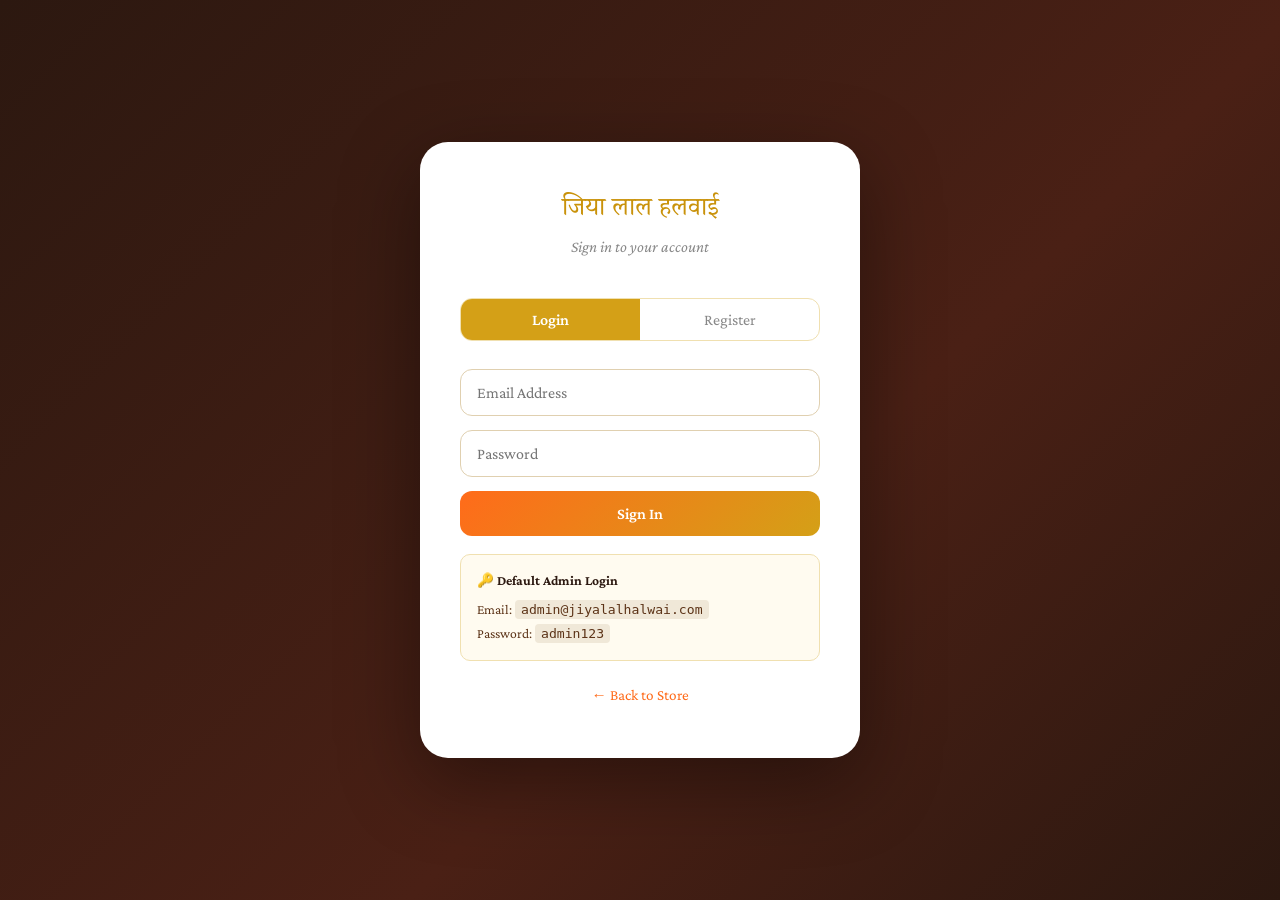
<file: frontend/login.html>
<!DOCTYPE html>
<html lang="en">
<head>
  <meta charset="UTF-8"/>
  <meta name="viewport" content="width=device-width, initial-scale=1.0"/>
  <title>Login – Jiya Lal Halwai</title>
  <link rel="preconnect" href="https://fonts.googleapis.com">
  <link href="https://fonts.googleapis.com/css2?family=Playfair+Display:ital,wght@0,700;1,400&family=Crimson+Pro:wght@300;400;600&family=Noto+Serif+Devanagari:wght@700&display=swap" rel="stylesheet">
  <link rel="stylesheet" href="css/style.css">
  <style>
    body { min-height:100vh; display:flex; align-items:center; justify-content:center; background:linear-gradient(135deg,#2C1810 0%,#4A2015 60%,#2C1810 100%); }
    .auth-card { background:white; border-radius:28px; padding:48px 40px; width:100%; max-width:440px; box-shadow:0 24px 80px rgba(0,0,0,0.4); }
    .auth-brand { text-align:center; margin-bottom:36px; }
    .auth-brand .hindi { font-family:'Noto Serif Devanagari',serif; font-size:1.6rem; color:var(--gold); display:block; }
    .auth-brand .eng { font-family:var(--font-display); font-style:italic; font-size:1rem; color:#888; }
    .tab-row { display:flex; margin-bottom:28px; border-radius:12px; overflow:hidden; border:1px solid #f0e0b0; }
    .tab-btn { flex:1; padding:12px; background:transparent; border:none; cursor:pointer; font-family:var(--font-body); font-size:1rem; color:#888; transition:.3s; }
    .tab-btn.active { background:#D4A017; color:white; font-weight:600; }
    .auth-form { display:flex; flex-direction:column; gap:14px; }
    .auth-form input { padding:14px 16px; border:1.5px solid #e0d0b0; border-radius:12px; font-size:1rem; font-family:var(--font-body); outline:none; transition:border-color .3s; width:100%; }
    .auth-form input:focus { border-color:#D4A017; }
    .auth-form .submit-btn { padding:14px; font-size:1rem; border-radius:12px; background:linear-gradient(135deg,#FF6B1A,#D4A017); color:white; border:none; cursor:pointer; font-weight:600; font-family:var(--font-body); transition:.3s; }
    .auth-form .submit-btn:hover { opacity:.9; }
    .auth-form .submit-btn:disabled { opacity:0.6; cursor:not-allowed; }
    .back-link { text-align:center; margin-top:20px; }
    .back-link a { color:#FF6B1A; text-decoration:none; font-size:0.95rem; }
    .error-msg { background:#fff0f0; border:1px solid #ffb3b3; color:#c00; padding:12px 16px; border-radius:10px; font-size:0.88rem; display:none; line-height:1.6; }
    .success-msg { background:#f0fff4; border:1px solid #a3e6b3; color:#1a6632; padding:12px 16px; border-radius:10px; font-size:0.9rem; display:none; }
    .hint-box { background:#fffbf0; border:1px solid #f0e0b0; border-radius:10px; padding:14px 16px; margin-top:18px; font-size:0.85rem; color:#5C3317; line-height:1.8; }
    .hint-box strong { color:#2C1810; display:block; margin-bottom:4px; }
    code { background:#f0e8d8; padding:2px 6px; border-radius:4px; font-size:0.82rem; }
  </style>
</head>
<body>
  <div class="auth-card">
    <div class="auth-brand">
      <span class="hindi">जिया लाल हलवाई</span>
      <span class="eng">Sign in to your account</span>
    </div>

    <div class="tab-row">
      <button class="tab-btn active" onclick="showTab('login')">Login</button>
      <button class="tab-btn" onclick="showTab('register')">Register</button>
    </div>

    <!-- LOGIN FORM -->
    <div id="login-form">
      <div class="auth-form">
        <div id="login-error" class="error-msg"></div>
        <div id="login-success" class="success-msg"></div>
        <input type="email" id="l-email" placeholder="Email Address" autocomplete="email" />
        <input type="password" id="l-pass" placeholder="Password" autocomplete="current-password" />
        <button class="submit-btn" id="login-btn" onclick="doLogin()">Sign In</button>
      </div>
      <div class="hint-box">
        <strong>🔑 Default Admin Login</strong>
        Email: <code>admin@jiyalalhalwai.com</code><br>
        Password: <code>admin123</code>
      </div>
    </div>

    <!-- REGISTER FORM -->
    <div id="register-form" style="display:none">
      <div class="auth-form">
        <div id="reg-error" class="error-msg"></div>
        <input type="text" id="r-name" placeholder="Full Name" />
        <input type="email" id="r-email" placeholder="Email Address" />
        <input type="tel" id="r-phone" placeholder="Phone Number" />
        <input type="password" id="r-pass" placeholder="Password (min 6 chars)" />
        <button class="submit-btn" id="register-btn" onclick="doRegister()">Create Account</button>
      </div>
    </div>

    <div class="back-link">
      <a href="index.html">← Back to Store</a>
    </div>
  </div>

  <script>
    // Always call backend directly on port 8080
    const API = 'http://localhost:8080/api';

    function showTab(tab) {
      document.getElementById('login-form').style.display    = tab === 'login'    ? 'block' : 'none';
      document.getElementById('register-form').style.display = tab === 'register' ? 'block' : 'none';
      document.querySelectorAll('.tab-btn').forEach((b, i) =>
        b.classList.toggle('active', (i === 0 && tab === 'login') || (i === 1 && tab === 'register'))
      );
    }

    function showError(id, html) {
      const el = document.getElementById(id);
      el.innerHTML = html;
      el.style.display = 'block';
    }

    async function doLogin() {
      const email = document.getElementById('l-email').value.trim();
      const pass  = document.getElementById('l-pass').value;
      const btn   = document.getElementById('login-btn');

      // Hide previous messages
      document.getElementById('login-error').style.display  = 'none';
      document.getElementById('login-success').style.display = 'none';

      if (!email || !pass) {
        showError('login-error', '⚠️ Please enter both email and password.');
        return;
      }

      btn.textContent = 'Signing in...';
      btn.disabled    = true;

      try {
        const res = await fetch(`${API}/auth/login`, {
          method:  'POST',
          headers: { 'Content-Type': 'application/json' },
          body:    JSON.stringify({ email: email, password: pass })
        });

        // Try to parse JSON response
        let data = {};
        try { data = await res.json(); } catch(e) { /* non-JSON response */ }

        if (!res.ok) {
          showError('login-error',
            '❌ ' + (data.error || data.message || 'Wrong email or password. Please try again.')
          );
          return;
        }

        // ✅ Login successful
        localStorage.setItem('token', data.token);
        localStorage.setItem('user',  JSON.stringify(data.user));

        const successEl = document.getElementById('login-success');
        successEl.textContent   = `✅ Welcome, ${data.user.name}! Redirecting...`;
        successEl.style.display = 'block';

        setTimeout(() => {
          window.location.href = (data.user.role === 'ADMIN')
            ? 'admin/index.html'
            : 'index.html';
        }, 700);

      } catch (networkErr) {
        // This fires when the server is completely unreachable
        showError('login-error',
          '❌ Cannot reach the backend server.<br><br>' +
          '<strong>Fix:</strong> Open a terminal in the <code>backend/</code> folder and run:<br>' +
          '<code>mvn spring-boot:run</code><br><br>' +
          'Then try logging in again.'
        );
      } finally {
        btn.textContent = 'Sign In';
        btn.disabled    = false;
      }
    }

    async function doRegister() {
      const name  = document.getElementById('r-name').value.trim();
      const email = document.getElementById('r-email').value.trim();
      const phone = document.getElementById('r-phone').value.trim();
      const pass  = document.getElementById('r-pass').value;
      const btn   = document.getElementById('register-btn');

      document.getElementById('reg-error').style.display = 'none';

      if (!name || !email || !pass) {
        showError('reg-error', '⚠️ Name, email and password are required.');
        return;
      }
      if (pass.length < 6) {
        showError('reg-error', '⚠️ Password must be at least 6 characters.');
        return;
      }

      btn.textContent = 'Creating account...';
      btn.disabled    = true;

      try {
        const res = await fetch(`${API}/auth/register`, {
          method:  'POST',
          headers: { 'Content-Type': 'application/json' },
          body:    JSON.stringify({ name, email, phone, password: pass })
        });

        let data = {};
        try { data = await res.json(); } catch(e) {}

        if (!res.ok) {
          showError('reg-error', '❌ ' + (data.error || 'Registration failed. Email may already be in use.'));
          return;
        }

        localStorage.setItem('token', data.token);
        localStorage.setItem('user',  JSON.stringify(data.user));
        window.location.href = 'index.html';

      } catch (e) {
        showError('reg-error', '❌ Cannot connect to server. Make sure the backend is running on port 8080.');
      } finally {
        btn.textContent = 'Create Account';
        btn.disabled    = false;
      }
    }

    // Submit on Enter key
    document.addEventListener('keydown', e => {
      if (e.key !== 'Enter') return;
      if (document.getElementById('login-form').style.display !== 'none') doLogin();
      else doRegister();
    });
  </script>
</body>
</html>
</file>
<file: frontend/css/style.css>
/* ================================================
   JIYA LAL HALWAI — V3 STYLESHEET
   ================================================ */
@import url('https://fonts.googleapis.com/css2?family=Playfair+Display:ital,wght@0,400;0,700;0,900;1,400;1,700&family=Crimson+Pro:wght@300;400;600&family=Noto+Serif+Devanagari:wght@400;700&display=swap');

:root {
  --saffron:#E8521A; --saffron2:#FF7A3D;
  --gold:#C9920A;    --gold2:#F0B429;
  --deep-red:#7B1A1A;
  --cream:#FFF8EE;   --warm:#FFFDF7;
  --dark:#1A0A04;    --dark2:#2C1208;
  --brown:#5C3317;   --light-gold:#F7E8C8;
  --green:#2d7a4f;   --green2:#40a86c;
  --font-d:'Playfair Display',serif;
  --font-b:'Crimson Pro',serif;
  --font-h:'Noto Serif Devanagari',serif;
  --sh-sm:0 2px 10px rgba(30,10,4,0.08);
  --sh-md:0 8px 32px rgba(30,10,4,0.14);
  --sh-lg:0 20px 64px rgba(30,10,4,0.2);
  --sh-gold:0 8px 32px rgba(201,146,10,0.28);
  --bdr:1px solid rgba(201,146,10,0.22);
  --r:16px; --r2:24px; --r3:32px;
  --tr:all 0.32s cubic-bezier(0.4,0,0.2,1);
}
*,*::before,*::after{box-sizing:border-box;margin:0;padding:0;}
html{scroll-behavior:smooth;}
body{font-family:var(--font-b);background:var(--warm);color:var(--dark);overflow-x:hidden;font-size:17px;line-height:1.7;}

/* ── PRELOADER ── */
#preloader{position:fixed;inset:0;z-index:9999;background:var(--dark);display:flex;align-items:center;justify-content:center;transition:opacity .7s,visibility .7s;}
#preloader.hidden{opacity:0;visibility:hidden;pointer-events:none;}
.pre-wrap{text-align:center;}
.pre-lotus{font-size:5rem;display:block;animation:preSpin 2s ease-in-out infinite;}
.pre-wrap h2{font-family:var(--font-h);color:var(--gold2);font-size:1.7rem;margin-top:18px;}
.pre-wrap p{color:rgba(255,248,238,0.4);font-size:0.78rem;letter-spacing:4px;text-transform:uppercase;margin-top:6px;}
.pre-dots{display:flex;gap:8px;justify-content:center;margin-top:20px;}
.pre-dot{width:8px;height:8px;border-radius:50%;background:var(--saffron);animation:dotPulse 1.4s ease-in-out infinite;}
.pre-dot:nth-child(2){animation-delay:.2s;background:var(--gold);}
.pre-dot:nth-child(3){animation-delay:.4s;background:var(--saffron2);}
@keyframes preSpin{0%,100%{transform:rotate(0) scale(1);}50%{transform:rotate(180deg) scale(1.15);}}
@keyframes dotPulse{0%,100%{transform:scale(1);opacity:.6;}50%{transform:scale(1.4);opacity:1;}}

/* ── NAVBAR ── */
#navbar{position:fixed;top:0;left:0;right:0;z-index:1000;display:flex;align-items:center;justify-content:space-between;padding:0 5%;height:74px;background:rgba(26,10,4,0.97);backdrop-filter:blur(20px);border-bottom:1px solid rgba(201,146,10,0.12);transition:var(--tr);}
#navbar.scrolled{height:62px;box-shadow:0 4px 28px rgba(0,0,0,0.45);}
.nav-brand{display:flex;flex-direction:column;line-height:1.1;cursor:pointer;text-decoration:none;}
.brand-hindi{font-family:var(--font-h);color:var(--gold2);font-size:1.2rem;font-weight:700;}
.brand-eng{color:rgba(255,248,238,0.38);font-size:0.68rem;letter-spacing:2.5px;font-style:italic;}
.nav-links{display:flex;gap:36px;list-style:none;}
.nav-links a{color:rgba(255,248,238,0.7);text-decoration:none;font-size:0.95rem;letter-spacing:.5px;position:relative;transition:color .3s;padding:4px 0;}
.nav-links a::after{content:'';position:absolute;bottom:-2px;left:0;width:0;height:1.5px;background:var(--gold2);transition:width .3s;border-radius:2px;}
.nav-links a:hover{color:var(--gold2);}
.nav-links a:hover::after{width:100%;}
.nav-actions{display:flex;align-items:center;gap:10px;}
.cart-btn{background:rgba(201,146,10,0.1);border:1px solid rgba(201,146,10,0.35);color:var(--gold2);padding:9px 20px;border-radius:30px;cursor:pointer;font-size:.95rem;transition:var(--tr);display:flex;align-items:center;gap:8px;font-family:var(--font-b);}
.cart-btn:hover{background:var(--gold);color:var(--dark);border-color:var(--gold);}
#cart-count{background:var(--saffron);color:white;width:20px;height:20px;border-radius:50%;display:inline-flex;align-items:center;justify-content:center;font-size:.72rem;font-weight:700;}
.login-btn{background:linear-gradient(135deg,var(--saffron),var(--saffron2));color:white;padding:9px 22px;border-radius:30px;text-decoration:none;font-weight:700;font-size:.88rem;transition:var(--tr);}
.login-btn:hover{transform:translateY(-2px);box-shadow:0 6px 20px rgba(232,82,26,.45);}
.user-menu-wrap{position:relative;}
.user-btn{display:flex;align-items:center;gap:9px;color:var(--gold2);cursor:pointer;padding:7px 14px;border-radius:30px;border:1px solid rgba(201,146,10,.3);transition:var(--tr);font-size:.88rem;background:rgba(201,146,10,.07);}
.user-btn:hover{background:rgba(201,146,10,.15);}
.user-avatar{width:30px;height:30px;background:linear-gradient(135deg,var(--saffron),var(--gold));border-radius:50%;display:flex;align-items:center;justify-content:center;font-weight:700;font-size:.8rem;color:white;flex-shrink:0;}
.user-dropdown{position:absolute;top:calc(100% + 10px);right:0;background:white;border-radius:var(--r);box-shadow:var(--sh-lg);border:var(--bdr);min-width:200px;overflow:hidden;display:none;z-index:200;}
.user-dropdown.open{display:block;animation:dropIn .2s ease;}
@keyframes dropIn{from{opacity:0;transform:translateY(-8px);}to{opacity:1;transform:translateY(0);}}
.drop-header{padding:14px 16px;background:linear-gradient(135deg,var(--dark),var(--dark2));color:white;}
.drop-header .d-name{font-family:var(--font-d);font-size:1rem;color:var(--gold2);}
.drop-header .d-email{color:rgba(255,248,238,.5);font-size:.78rem;}
.drop-item{display:flex;align-items:center;gap:10px;padding:12px 16px;color:var(--dark);text-decoration:none;cursor:pointer;transition:background .2s;font-size:.9rem;border:none;background:none;width:100%;text-align:left;font-family:var(--font-b);}
.drop-item:hover{background:var(--light-gold);}
.drop-item.danger{color:#c00;}
.drop-item.danger:hover{background:#fff0f0;}
.drop-divider{height:1px;background:#f5e8d0;margin:4px 0;}
.hamburger{display:none;cursor:pointer;color:var(--cream);font-size:1.6rem;background:none;border:none;}

/* ── HERO ── */
.hero{min-height:100vh;background:linear-gradient(150deg,#0A0402 0%,#1A0A04 45%,#2C1208 75%,#1A0A04 100%);display:flex;align-items:center;padding:80px 5% 60px;position:relative;overflow:hidden;}
.hero-orb1{position:absolute;top:-120px;right:-120px;width:550px;height:550px;border-radius:50%;background:radial-gradient(circle,rgba(232,82,26,.18),transparent 68%);pointer-events:none;}
.hero-orb2{position:absolute;bottom:-150px;left:-80px;width:450px;height:450px;border-radius:50%;background:radial-gradient(circle,rgba(201,146,10,.12),transparent 68%);pointer-events:none;}
.hero-orb3{position:absolute;top:50%;right:30%;width:300px;height:300px;border-radius:50%;background:radial-gradient(circle,rgba(123,26,26,.12),transparent 68%);pointer-events:none;}
.hero-dots{position:absolute;inset:0;background-image:radial-gradient(rgba(201,146,10,.06) 1.5px,transparent 1.5px);background-size:44px 44px;pointer-events:none;}
.hero-content{max-width:600px;position:relative;z-index:2;}
.hero-pill{display:inline-flex;align-items:center;gap:8px;background:rgba(201,146,10,.1);border:1px solid rgba(201,146,10,.3);color:var(--gold2);padding:7px 18px;border-radius:30px;font-size:.8rem;letter-spacing:2.5px;text-transform:uppercase;margin-bottom:28px;animation:fadeUp .8s .2s both;}
.hero-h1{margin-bottom:22px;animation:fadeUp .8s .4s both;}
.hero-hindi{font-family:var(--font-h);font-size:clamp(2.4rem,5vw,4.2rem);color:var(--gold2);display:block;line-height:1.2;}
.hero-eng{font-family:var(--font-d);font-style:italic;font-size:clamp(1.5rem,3vw,2.6rem);color:rgba(255,248,238,.9);display:block;line-height:1.35;}
.hero-sub{color:rgba(255,248,238,.58);font-size:1.08rem;max-width:480px;margin-bottom:38px;animation:fadeUp .8s .6s both;}
.hero-cta{display:flex;gap:14px;flex-wrap:wrap;margin-bottom:52px;animation:fadeUp .8s .8s both;}
.btn-primary{background:linear-gradient(135deg,var(--saffron),var(--gold));color:white;padding:14px 32px;border-radius:32px;text-decoration:none;font-weight:700;font-size:1rem;transition:var(--tr);border:none;cursor:pointer;letter-spacing:.5px;display:inline-flex;align-items:center;gap:8px;box-shadow:0 4px 20px rgba(232,82,26,.35);}
.btn-primary:hover{transform:translateY(-3px);box-shadow:0 8px 32px rgba(232,82,26,.5);}
.btn-outline{background:transparent;color:rgba(255,248,238,.85);padding:14px 32px;border-radius:32px;text-decoration:none;font-weight:600;font-size:1rem;border:1.5px solid rgba(255,248,238,.22);transition:var(--tr);display:inline-flex;align-items:center;gap:8px;cursor:pointer;}
.btn-outline:hover{border-color:var(--gold2);color:var(--gold2);}
.hero-stats{display:flex;gap:44px;animation:fadeUp .8s 1s both;}
.h-stat .n{font-family:var(--font-d);font-size:2.3rem;font-weight:900;color:var(--gold2);line-height:1;}
.h-stat .l{color:rgba(255,248,238,.42);font-size:.75rem;letter-spacing:2px;text-transform:uppercase;margin-top:4px;}
.hero-right{position:relative;z-index:2;flex:1;display:flex;align-items:center;justify-content:center;}
.hero-ring{position:relative;width:380px;height:380px;}
.ring-center{position:absolute;inset:0;display:flex;align-items:center;justify-content:center;}
.ring-center-inner{text-align:center;}
.ring-center-inner .big-emoji{font-size:5rem;display:block;animation:float 3s ease-in-out infinite;}
.ring-center-inner p{font-family:var(--font-h);color:var(--gold2);font-size:1.05rem;margin-top:10px;}
.ring-orb{position:absolute;width:76px;height:76px;border-radius:50%;background:rgba(255,255,255,.04);border:1.5px solid rgba(201,146,10,.18);display:flex;align-items:center;justify-content:center;font-size:2.2rem;backdrop-filter:blur(6px);animation:ringGlow 3s ease-in-out infinite;}
.ring-orb:nth-child(1){top:0;left:50%;transform:translateX(-50%);}
.ring-orb:nth-child(2){top:22%;right:0;animation-delay:-.75s;}
.ring-orb:nth-child(3){bottom:0;left:50%;transform:translateX(-50%);animation-delay:-1.5s;}
.ring-orb:nth-child(4){top:22%;left:0;animation-delay:-2.25s;}
@keyframes ringGlow{0%,100%{box-shadow:0 0 0 rgba(201,146,10,0);}50%{box-shadow:0 0 24px rgba(201,146,10,.35);}}
@keyframes float{0%,100%{transform:translateY(0);}50%{transform:translateY(-14px);}}
@keyframes fadeUp{from{opacity:0;transform:translateY(26px);}to{opacity:1;transform:translateY(0);}}

/* ── MARQUEE ── */
.marquee-band{background:linear-gradient(90deg,#C9920A,#E8521A,#F0B429,#E8521A,#C9920A);padding:14px 0;overflow:hidden;white-space:nowrap;}
.marquee-track{display:inline-flex;gap:52px;animation:marquee 28s linear infinite;}
.marquee-track span{font-size:.84rem;font-weight:700;color:white;letter-spacing:2px;text-transform:uppercase;}
.marquee-track span::before{content:'✦ ';}
@keyframes marquee{from{transform:translateX(0);}to{transform:translateX(-50%);}}

/* ── LAYOUT ── */
.container{max-width:1200px;margin:0 auto;padding:0 5%;}
.section{padding:100px 0;}
.section-alt{background:linear-gradient(180deg,#fdf5e8,#fff8ee);}
.s-head{text-align:center;margin-bottom:60px;}
.s-tag{display:inline-block;color:var(--saffron);font-size:.75rem;letter-spacing:3.5px;text-transform:uppercase;font-weight:700;margin-bottom:12px;}
.s-title{font-family:var(--font-d);font-size:clamp(1.9rem,3vw,2.9rem);color:var(--dark);line-height:1.2;}
.s-title.light{color:var(--cream);}
.s-title::after{content:'';display:block;width:50px;height:3px;background:linear-gradient(90deg,var(--saffron),var(--gold2));border-radius:2px;margin:16px auto 0;}
.s-sub{color:var(--brown);font-size:1.05rem;max-width:540px;margin:16px auto 0;}

/* ── GHEWAR SPOTLIGHT ── */
.ghewar-section{background:linear-gradient(145deg,#0A0402 0%,#1A0A04 50%,#2C1208 100%);padding:100px 0;position:relative;overflow:hidden;}
.ghewar-section::before{content:'';position:absolute;inset:0;background-image:radial-gradient(rgba(201,146,10,.05) 1.5px,transparent 1.5px);background-size:40px 40px;}
.ghewar-orb{position:absolute;top:-100px;left:-100px;width:500px;height:500px;border-radius:50%;background:radial-gradient(circle,rgba(232,82,26,.12),transparent 68%);pointer-events:none;}
.ghewar-grid{display:grid;grid-template-columns:1fr 1fr;gap:80px;align-items:center;position:relative;z-index:2;}
.ghewar-visual{position:relative;}
.ghewar-img-box{border-radius:var(--r2);border:2px solid rgba(201,146,10,.3);overflow:hidden;box-shadow:0 24px 80px rgba(0,0,0,.5);}
.ghewar-img-inner{height:440px;background:linear-gradient(145deg,#1A0A04,#3A1A08);display:flex;flex-direction:column;align-items:center;justify-content:center;position:relative;}
.ghewar-emoji-big{font-size:8rem;display:block;animation:float 3s ease-in-out infinite;filter:drop-shadow(0 8px 24px rgba(240,180,41,.4));}
.ghewar-label{position:absolute;bottom:24px;left:50%;transform:translateX(-50%);background:rgba(0,0,0,.6);backdrop-filter:blur(8px);border:1px solid rgba(201,146,10,.3);padding:10px 24px;border-radius:30px;color:var(--gold2);font-family:var(--font-d);font-size:1rem;white-space:nowrap;}
.ghewar-badge{position:absolute;top:-16px;right:-16px;background:linear-gradient(135deg,var(--saffron),var(--gold));color:white;padding:12px 20px;border-radius:var(--r);font-weight:700;font-size:.88rem;box-shadow:var(--sh-gold);font-family:var(--font-d);}
.ghewar-badge2{position:absolute;bottom:-16px;left:-16px;background:white;color:var(--dark);padding:12px 18px;border-radius:var(--r);font-size:.82rem;box-shadow:var(--sh-md);border:var(--bdr);}
.ghewar-text .s-tag,.ghewar-text h2{text-align:left;}
.ghewar-text h2{font-family:var(--font-d);font-size:clamp(1.8rem,3vw,2.6rem);color:var(--cream);margin-bottom:18px;line-height:1.3;}
.ghewar-text h2::after{display:none;}
.ghewar-text p{color:rgba(255,248,238,.65);margin-bottom:16px;font-size:1.05rem;line-height:1.8;}
.ghewar-facts{display:grid;grid-template-columns:1fr 1fr;gap:14px;margin:28px 0;}
.g-fact{background:rgba(255,255,255,.04);border:1px solid rgba(201,146,10,.18);border-radius:var(--r);padding:16px 18px;transition:var(--tr);}
.g-fact:hover{background:rgba(201,146,10,.08);border-color:rgba(201,146,10,.35);}
.g-fact .gf-icon{font-size:1.6rem;margin-bottom:8px;display:block;}
.g-fact h4{color:var(--gold2);font-family:var(--font-d);font-size:.95rem;margin-bottom:4px;}
.g-fact p{color:rgba(255,248,238,.5);font-size:.82rem;line-height:1.5;}
.ghewar-cta{display:flex;gap:12px;flex-wrap:wrap;margin-top:24px;}

/* ── CATEGORIES ── */
.cats-grid{display:grid;grid-template-columns:repeat(4,1fr);gap:22px;}
.cat-card{background:white;border-radius:var(--r2);padding:34px 20px;text-align:center;cursor:pointer;transition:var(--tr);border:var(--bdr);box-shadow:var(--sh-sm);position:relative;overflow:hidden;}
.cat-card::after{content:'';position:absolute;bottom:0;left:0;right:0;height:3px;background:linear-gradient(90deg,var(--saffron),var(--gold2));transform:scaleX(0);transition:transform .35s;transform-origin:left;}
.cat-card:hover{transform:translateY(-8px);box-shadow:var(--sh-gold);border-color:var(--gold);}
.cat-card:hover::after{transform:scaleX(1);}
.cat-icon{font-size:3.2rem;margin-bottom:14px;display:block;transition:transform .35s;}
.cat-card:hover .cat-icon{transform:scale(1.12);}
.cat-card h3{font-family:var(--font-d);font-size:1.2rem;color:var(--dark);margin-bottom:6px;}
.cat-card p{color:#aaa;font-size:.86rem;}
.cat-chip{display:inline-block;background:var(--light-gold);color:var(--gold);padding:3px 12px;border-radius:12px;font-size:.72rem;font-weight:700;margin-top:10px;}

/* ── PRODUCTS ── */
.filter-bar{display:flex;gap:10px;justify-content:center;flex-wrap:wrap;margin-bottom:44px;}
.filter-btn{padding:10px 24px;border-radius:24px;border:1.5px solid rgba(201,146,10,.22);background:transparent;color:var(--brown);cursor:pointer;font-size:.9rem;transition:var(--tr);font-family:var(--font-b);font-weight:600;}
.filter-btn:hover,.filter-btn.active{background:linear-gradient(135deg,var(--saffron),var(--gold));color:white;border-color:transparent;box-shadow:0 4px 18px rgba(232,82,26,.3);}
.products-grid{display:grid;grid-template-columns:repeat(auto-fill,minmax(268px,1fr));gap:26px;}
.product-card{background:white;border-radius:var(--r2);overflow:hidden;box-shadow:var(--sh-sm);transition:var(--tr);border:var(--bdr);position:relative;}
.product-card:hover{transform:translateY(-7px);box-shadow:var(--sh-md);}
.p-badge{position:absolute;top:12px;left:12px;padding:4px 12px;border-radius:8px;font-size:.7rem;font-weight:700;letter-spacing:1px;z-index:2;}
.p-badge-new{background:var(--saffron);color:white;}
.p-badge-star{background:linear-gradient(135deg,var(--gold),var(--gold2));color:white;}
.prod-img{width:100%;height:215px;background:linear-gradient(135deg,#fdf3e0,#fff0d4);display:flex;align-items:center;justify-content:center;font-size:5rem;overflow:hidden;transition:transform .4s;}
.product-card:hover .prod-img{transform:scale(1.04);}
.prod-img img{width:100%;height:100%;object-fit:cover;transition:transform .4s;}
.product-card:hover .prod-img img{transform:scale(1.06);}
.prod-body{padding:20px;}
.prod-cat{font-size:.7rem;color:var(--saffron);letter-spacing:2px;text-transform:uppercase;margin-bottom:6px;font-weight:700;}
.prod-name{font-family:var(--font-d);font-size:1.15rem;color:var(--dark);margin-bottom:8px;line-height:1.3;}
.prod-desc{font-size:.88rem;color:#999;margin-bottom:16px;line-height:1.55;display:-webkit-box;-webkit-line-clamp:2;-webkit-box-orient:vertical;overflow:hidden;}
.prod-footer{display:flex;align-items:center;justify-content:space-between;}
.prod-price{font-family:var(--font-d);font-size:1.45rem;color:var(--saffron);font-weight:700;}
.prod-unit{font-size:.7rem;color:#bbb;margin-left:3px;}
.add-btn{background:linear-gradient(135deg,var(--saffron),var(--gold));color:white;border:none;padding:11px 20px;border-radius:22px;cursor:pointer;font-size:.88rem;font-weight:700;transition:var(--tr);font-family:var(--font-b);}
.add-btn:hover{transform:scale(1.07);box-shadow:0 4px 18px rgba(232,82,26,.42);}
.out-stock{color:#ccc;font-size:.82rem;font-style:italic;}
.loading-state{text-align:center;padding:80px;color:#bbb;grid-column:1/-1;}
.spinner{width:44px;height:44px;border:3px solid var(--light-gold);border-top-color:var(--gold);border-radius:50%;animation:spin .8s linear infinite;margin:0 auto 16px;}
@keyframes spin{to{transform:rotate(360deg);}}

/* ── COUNTER SECTION ── */
.counter-section{background:linear-gradient(135deg,#0A0402,#1A0A04,#0A0402);padding:80px 0;position:relative;overflow:hidden;}
.counter-section::before{content:'';position:absolute;inset:0;background-image:radial-gradient(rgba(201,146,10,.04) 1.5px,transparent 1.5px);background-size:36px 36px;}
.counter-inner{position:relative;z-index:2;text-align:center;}
.counter-title{font-family:var(--font-d);font-size:clamp(1.6rem,2.5vw,2.4rem);color:var(--gold2);margin-bottom:12px;}
.counter-sub{color:rgba(255,248,238,.5);font-size:1rem;margin-bottom:48px;}
.counter-grid{display:grid;grid-template-columns:repeat(4,1fr);gap:24px;max-width:900px;margin:0 auto 48px;}
.counter-card{background:rgba(255,255,255,.03);border:1px solid rgba(201,146,10,.18);border-radius:var(--r2);padding:28px;text-align:center;transition:var(--tr);}
.counter-card:hover{background:rgba(201,146,10,.07);border-color:rgba(201,146,10,.4);}
.counter-card .cc-num{font-family:var(--font-d);font-size:2.4rem;font-weight:900;color:var(--gold2);line-height:1;margin-bottom:6px;}
.counter-card .cc-label{color:rgba(255,248,238,.45);font-size:.78rem;letter-spacing:2px;text-transform:uppercase;}
.track-order-box{background:rgba(255,255,255,.04);border:1px solid rgba(201,146,10,.2);border-radius:var(--r2);padding:36px;max-width:520px;margin:0 auto;}
.track-order-box h3{font-family:var(--font-d);color:var(--gold2);font-size:1.3rem;margin-bottom:8px;}
.track-order-box p{color:rgba(255,248,238,.5);font-size:.9rem;margin-bottom:20px;}
.track-input-row{display:flex;gap:10px;}
.track-input{flex:1;padding:13px 18px;background:rgba(255,255,255,.06);border:1.5px solid rgba(201,146,10,.25);border-radius:14px;color:white;font-family:var(--font-b);font-size:1rem;outline:none;transition:border-color .3s;}
.track-input::placeholder{color:rgba(255,248,238,.3);}
.track-input:focus{border-color:var(--gold2);}
.track-result{margin-top:20px;display:none;}
.track-result-card{background:rgba(255,255,255,.05);border:1px solid rgba(201,146,10,.2);border-radius:var(--r);padding:20px;}
.track-result-card h4{font-family:var(--font-d);color:var(--gold2);margin-bottom:12px;}
.track-row{display:flex;justify-content:space-between;padding:7px 0;border-bottom:1px solid rgba(201,146,10,.1);font-size:.88rem;}
.track-row:last-child{border-bottom:none;}
.track-row .k{color:rgba(255,248,238,.45);}
.track-row .v{color:var(--cream);font-weight:600;}

/* ── ABOUT ── */
.about-grid{display:grid;grid-template-columns:1fr 1fr;gap:80px;align-items:center;}
.about-img-wrap{position:relative;}
.about-img-box{border-radius:var(--r2);overflow:hidden;border:2px solid var(--gold);box-shadow:var(--sh-lg);}
.about-img-inner{height:430px;background:linear-gradient(145deg,var(--dark),#3A1A0A);display:flex;flex-direction:column;align-items:center;justify-content:center;color:var(--gold2);}
.about-img-inner .big-em{font-size:6rem;margin-bottom:16px;}
.about-img-inner p{font-family:var(--font-h);font-size:1.4rem;}
.about-fl1{position:absolute;bottom:-20px;right:-20px;background:linear-gradient(135deg,var(--saffron),var(--gold));color:white;padding:14px 22px;border-radius:var(--r);box-shadow:var(--sh-gold);font-family:var(--font-d);font-weight:700;}
.about-fl2{position:absolute;top:24px;left:-20px;background:white;color:var(--dark);padding:12px 16px;border-radius:var(--r);box-shadow:var(--sh-md);font-size:.82rem;border:var(--bdr);}
.about-text h2{font-family:var(--font-d);font-size:clamp(1.7rem,2.5vw,2.4rem);color:var(--dark);margin-bottom:20px;line-height:1.3;}
.about-text p{color:var(--brown);margin-bottom:16px;font-size:1.05rem;}
.about-feats{display:grid;grid-template-columns:1fr 1fr;gap:12px;margin-top:26px;}
.feat-item{display:flex;align-items:center;gap:10px;font-size:.95rem;font-weight:600;color:var(--dark);}
.feat-check{width:22px;height:22px;border-radius:50%;background:linear-gradient(135deg,var(--green),var(--green2));display:flex;align-items:center;justify-content:center;color:white;font-size:.68rem;flex-shrink:0;}

/* ── TESTIMONIALS ── */
.testi-grid{display:grid;grid-template-columns:repeat(3,1fr);gap:26px;}
.testi-card{background:white;border-radius:var(--r2);padding:32px;border:var(--bdr);box-shadow:var(--sh-sm);transition:var(--tr);position:relative;}
.testi-card::before{content:'❝';font-size:3.5rem;color:var(--light-gold);position:absolute;top:14px;right:18px;line-height:1;font-family:Georgia,serif;}
.testi-card:hover{transform:translateY(-5px);box-shadow:var(--sh-gold);}
.stars{color:var(--gold2);font-size:1.1rem;margin-bottom:14px;letter-spacing:3px;}
.testi-card p{color:var(--brown);font-size:1rem;font-style:italic;margin-bottom:20px;line-height:1.75;}
.testi-author{font-weight:700;color:var(--saffron);font-size:.88rem;}

/* ── CONTACT ── */
.contact-grid{display:grid;grid-template-columns:1fr 1.4fr;gap:60px;}
.contact-info-card{background:linear-gradient(145deg,var(--dark),#2e1208);border-radius:var(--r2);padding:40px;color:var(--cream);}
.contact-info-card h3{font-family:var(--font-d);font-size:1.5rem;margin-bottom:32px;color:var(--gold2);}
.c-info-item{display:flex;gap:16px;margin-bottom:28px;align-items:flex-start;}
.c-info-icon{width:46px;height:46px;background:rgba(201,146,10,.13);border:1px solid rgba(201,146,10,.28);border-radius:var(--r);display:flex;align-items:center;justify-content:center;font-size:1.3rem;flex-shrink:0;}
.c-info-item h4{color:var(--gold2);font-family:var(--font-d);margin-bottom:4px;}
.c-info-item p{color:rgba(255,248,238,.58);font-size:.95rem;}
.contact-form{background:white;border-radius:var(--r2);padding:40px;box-shadow:var(--sh-md);border:var(--bdr);}
.contact-form h3{font-family:var(--font-d);font-size:1.4rem;color:var(--dark);margin-bottom:24px;}
.form-row{display:grid;grid-template-columns:1fr 1fr;gap:14px;}
.form-field{margin-bottom:16px;}
.form-field input,.form-field textarea{width:100%;padding:13px 16px;border:1.5px solid #ead8b0;border-radius:var(--r);font-family:var(--font-b);font-size:1rem;color:var(--dark);background:var(--warm);outline:none;transition:border-color .3s;}
.form-field input:focus,.form-field textarea:focus{border-color:var(--gold);}

/* ── FOOTER ── */
.footer{background:var(--dark);padding:72px 0 0;}
.footer-grid{display:grid;grid-template-columns:2fr 1fr 1fr 1.5fr;gap:48px;margin-bottom:48px;}
.footer-brand h3{font-family:var(--font-h);color:var(--gold2);font-size:1.5rem;margin-bottom:14px;}
.footer-brand p{color:rgba(255,248,238,.48);font-size:.92rem;line-height:1.8;}
.footer-col h4{color:var(--cream);font-family:var(--font-d);font-size:1rem;margin-bottom:18px;}
.footer-col ul{list-style:none;}
.footer-col ul li{margin-bottom:10px;}
.footer-col ul li a{color:rgba(255,248,238,.48);text-decoration:none;font-size:.9rem;transition:color .3s;}
.footer-col ul li a:hover{color:var(--gold2);}
.footer-col p{color:rgba(255,248,238,.48);font-size:.9rem;margin-bottom:10px;}
.socials{display:flex;gap:10px;margin-top:16px;}
.socials a{width:38px;height:38px;border-radius:10px;border:1px solid rgba(201,146,10,.18);display:flex;align-items:center;justify-content:center;font-size:1.1rem;text-decoration:none;transition:var(--tr);}
.socials a:hover{background:rgba(201,146,10,.15);border-color:var(--gold);transform:translateY(-2px);}
.footer-bottom{border-top:1px solid rgba(201,146,10,.1);padding:20px 0;display:flex;justify-content:space-between;align-items:center;}
.footer-bottom p{color:rgba(255,248,238,.28);font-size:.8rem;}

/* ── CART SIDEBAR ── */
.cart-overlay{position:fixed;inset:0;background:rgba(0,0,0,.65);z-index:1100;display:none;backdrop-filter:blur(4px);}
.cart-overlay.active{display:block;}
.cart-sidebar{position:fixed;top:0;right:-440px;width:420px;height:100vh;background:white;z-index:1200;transition:right .38s cubic-bezier(0.4,0,0.2,1);display:flex;flex-direction:column;}
.cart-sidebar.open{right:0;}
.cart-head{display:flex;justify-content:space-between;align-items:center;padding:22px 26px;border-bottom:1px solid var(--light-gold);background:var(--warm);}
.cart-head h3{font-family:var(--font-d);font-size:1.4rem;color:var(--dark);}
.cart-head button{background:none;border:none;font-size:1.6rem;cursor:pointer;color:#bbb;line-height:1;}
.cart-items{flex:1;overflow-y:auto;padding:16px 26px;}
.empty-cart{text-align:center;padding:80px 0;color:#ccc;}
.empty-cart .empty-icon{font-size:4rem;display:block;margin-bottom:16px;}
.cart-item{display:flex;gap:14px;padding:16px 0;border-bottom:1px solid #f5ead0;align-items:center;}
.cart-item-img{width:56px;height:56px;border-radius:12px;background:var(--light-gold);display:flex;align-items:center;justify-content:center;font-size:2rem;flex-shrink:0;overflow:hidden;}
.cart-item-img img{width:100%;height:100%;object-fit:cover;}
.cart-item-info{flex:1;min-width:0;}
.cart-item-info h4{font-family:var(--font-d);font-size:.95rem;color:var(--dark);margin-bottom:4px;white-space:nowrap;overflow:hidden;text-overflow:ellipsis;}
.item-price{color:var(--saffron);font-weight:700;font-size:1rem;}
.cart-qty{display:flex;align-items:center;gap:8px;margin-top:8px;}
.qty-btn{background:var(--light-gold);border:none;width:26px;height:26px;border-radius:8px;cursor:pointer;font-size:1rem;font-weight:700;color:var(--dark);transition:var(--tr);}
.qty-btn:hover{background:var(--gold);color:white;}
.cart-item-del{cursor:pointer;color:#ddd;font-size:1.2rem;transition:color .2s;flex-shrink:0;}
.cart-item-del:hover{color:var(--deep-red);}
.cart-foot{padding:20px 26px;border-top:1px solid var(--light-gold);background:var(--warm);}
.cart-total-row{display:flex;justify-content:space-between;margin-bottom:6px;font-size:.9rem;color:#aaa;}
.cart-grand{display:flex;justify-content:space-between;font-family:var(--font-d);font-size:1.4rem;font-weight:700;color:var(--dark);margin-bottom:16px;padding-top:12px;border-top:1px solid var(--light-gold);}
.cart-grand span:last-child{color:var(--saffron);}
.fw{width:100%;text-align:center;}

/* ── MODALS ── */
.modal-overlay{position:fixed;inset:0;background:rgba(0,0,0,.68);z-index:2000;display:flex;align-items:center;justify-content:center;padding:16px;backdrop-filter:blur(6px);}
.modal-box{background:white;border-radius:var(--r3);width:100%;max-width:540px;max-height:92vh;overflow-y:auto;box-shadow:0 32px 100px rgba(0,0,0,.38);}
.modal-head{display:flex;justify-content:space-between;align-items:center;padding:22px 30px;border-bottom:1px solid var(--light-gold);position:sticky;top:0;background:white;border-radius:var(--r3) var(--r3) 0 0;z-index:1;}
.modal-head h3{font-family:var(--font-d);font-size:1.5rem;color:var(--dark);}
.modal-head button{background:none;border:none;font-size:1.6rem;cursor:pointer;color:#bbb;line-height:1;}
.co-step{padding:28px 30px;}
.co-step h4{font-family:var(--font-d);font-size:1.2rem;color:var(--dark);margin-bottom:20px;display:flex;align-items:center;gap:10px;}
.step-num{width:28px;height:28px;background:linear-gradient(135deg,var(--saffron),var(--gold));color:white;border-radius:50%;display:flex;align-items:center;justify-content:center;font-size:.82rem;font-weight:700;font-family:sans-serif;flex-shrink:0;}
.co-input{width:100%;padding:13px 16px;border:1.5px solid #ead8b0;border-radius:var(--r);font-family:var(--font-b);font-size:1rem;color:var(--dark);outline:none;margin-bottom:14px;transition:border-color .3s;background:var(--warm);}
.co-input:focus{border-color:var(--gold);}
.co-row{display:grid;grid-template-columns:1fr 1fr;gap:14px;}
.order-summary-box{background:var(--cream);border-radius:var(--r);padding:18px;margin-bottom:20px;border:var(--bdr);}
.os-item{display:flex;justify-content:space-between;font-size:.9rem;margin-bottom:8px;color:var(--brown);}
.os-total{display:flex;justify-content:space-between;font-family:var(--font-d);font-size:1.15rem;font-weight:700;border-top:1px solid rgba(201,146,10,.2);padding-top:12px;margin-top:12px;}
.os-total span:last-child{color:var(--saffron);}
.pay-methods{display:flex;gap:10px;margin-bottom:20px;}
.pay-method{flex:1;padding:14px 10px;border:2px solid #e8d8b0;border-radius:var(--r);cursor:pointer;text-align:center;transition:var(--tr);}
.pay-method span{display:block;font-size:1.5rem;margin-bottom:4px;}
.pay-method p{font-size:.78rem;color:#aaa;font-weight:600;}
.pay-method.active{border-color:var(--gold);background:var(--light-gold);}
.pay-method.active p{color:var(--dark);}
.pay-form{margin-bottom:20px;}
.pay-note{background:var(--cream);padding:14px;border-radius:var(--r);font-size:.9rem;color:var(--brown);border:var(--bdr);}
.btn-row{display:flex;gap:12px;}
.btn-ghost{background:var(--light-gold);color:var(--dark);padding:13px 24px;border-radius:24px;border:none;cursor:pointer;font-family:var(--font-b);font-size:1rem;font-weight:600;transition:var(--tr);}
.btn-ghost:hover{background:#e8d0a0;}

/* ── SUCCESS STEP ── */
.success-step{text-align:center;padding:36px 30px;}
.success-icon{font-size:5rem;display:block;margin-bottom:20px;animation:popIn .5s cubic-bezier(0.175,0.885,0.32,1.275);}
@keyframes popIn{from{transform:scale(0);}to{transform:scale(1);}}
.success-step h3{font-family:var(--font-d);font-size:2rem;color:var(--green);margin-bottom:12px;}
.order-token{background:linear-gradient(135deg,var(--dark),var(--dark2));border-radius:var(--r2);padding:20px 28px;margin:20px 0;display:inline-block;text-align:center;width:100%;}
.order-token .token-label{color:rgba(255,248,238,.5);font-size:.75rem;letter-spacing:2px;text-transform:uppercase;margin-bottom:8px;}
.order-token .token-number{font-family:var(--font-d);font-size:1.8rem;color:var(--gold2);font-weight:700;letter-spacing:3px;}
.order-token .token-name{color:rgba(255,248,238,.7);font-size:.88rem;margin-top:6px;}
.success-step p{color:var(--brown);margin-bottom:12px;font-size:.95rem;}

/* ── USER DASHBOARD ── */
.user-dash-modal{position:fixed;inset:0;background:rgba(0,0,0,.68);z-index:2000;display:none;align-items:center;justify-content:center;padding:16px;backdrop-filter:blur(6px);}
.user-dash-modal.open{display:flex;}
.user-dash-box{background:white;border-radius:var(--r3);width:100%;max-width:720px;max-height:92vh;overflow-y:auto;box-shadow:0 32px 100px rgba(0,0,0,.38);}
.ud-header{padding:28px 32px;background:linear-gradient(135deg,var(--dark),#3A1A0A);border-radius:var(--r3) var(--r3) 0 0;display:flex;justify-content:space-between;align-items:center;}
.ud-user-info{display:flex;align-items:center;gap:16px;}
.ud-avatar{width:58px;height:58px;background:linear-gradient(135deg,var(--saffron),var(--gold));border-radius:50%;display:flex;align-items:center;justify-content:center;font-size:1.4rem;font-weight:700;color:white;}
.ud-name{font-family:var(--font-d);font-size:1.35rem;color:var(--gold2);}
.ud-email{color:rgba(255,248,238,.5);font-size:.82rem;}
.ud-close{background:rgba(255,255,255,.1);border:none;color:white;width:36px;height:36px;border-radius:50%;cursor:pointer;font-size:1.2rem;display:flex;align-items:center;justify-content:center;}
.ud-body{padding:28px 32px;}
.ud-body h3{font-family:var(--font-d);font-size:1.3rem;color:var(--dark);margin-bottom:20px;}
.order-card{background:var(--warm);border:var(--bdr);border-radius:var(--r2);padding:20px;margin-bottom:16px;transition:var(--tr);}
.order-card:hover{box-shadow:var(--sh-md);border-color:var(--gold);}
.order-card-head{display:flex;justify-content:space-between;align-items:flex-start;margin-bottom:8px;flex-wrap:wrap;gap:8px;}
.order-card-ids{display:flex;flex-direction:column;gap:4px;}
.order-card-id{font-family:var(--font-d);font-size:1rem;color:var(--dark);}
.order-token-small{font-size:.78rem;color:var(--saffron);font-weight:700;letter-spacing:1px;font-family:monospace;background:var(--light-gold);padding:3px 10px;border-radius:8px;display:inline-block;}
.order-status-badge{padding:5px 14px;border-radius:20px;font-size:.75rem;font-weight:700;}
.status-PENDING{background:#fff3cd;color:#856404;}
.status-CONFIRMED{background:#d1e7dd;color:#0f5132;}
.status-PROCESSING{background:#cff4fc;color:#055160;}
.status-SHIPPED{background:#d1ecf1;color:#0c5460;}
.status-DELIVERED{background:#d4edda;color:#155724;}
.status-CANCELLED{background:#f8d7da;color:#842029;}
.order-items-list{font-size:.88rem;color:var(--brown);margin-bottom:14px;line-height:1.6;}
.track-bar{display:flex;align-items:flex-start;margin-top:16px;}
.track-step{flex:1;text-align:center;position:relative;}
.track-step::before{content:'';position:absolute;top:11px;left:-50%;width:100%;height:2px;background:#ead8b0;z-index:0;}
.track-step:first-child::before{display:none;}
.track-step.done::before,.track-step.current::before{background:var(--green);}
.track-dot{width:24px;height:24px;border-radius:50%;border:2px solid #ead8b0;background:white;display:flex;align-items:center;justify-content:center;margin:0 auto 6px;position:relative;z-index:1;font-size:.6rem;color:#ccc;}
.track-step.done .track-dot{background:var(--green);border-color:var(--green);color:white;}
.track-step.current .track-dot{background:var(--saffron);border-color:var(--saffron);color:white;animation:pulse 1.5s infinite;}
@keyframes pulse{0%,100%{box-shadow:0 0 0 0 rgba(232,82,26,.4);}50%{box-shadow:0 0 0 8px rgba(232,82,26,0);}}
.track-label{font-size:.65rem;color:#bbb;line-height:1.3;}
.track-step.done .track-label,.track-step.current .track-label{color:var(--dark);font-weight:700;}
.order-card-foot{display:flex;justify-content:space-between;align-items:center;margin-top:14px;}
.order-total{font-family:var(--font-d);color:var(--saffron);font-weight:700;font-size:1.1rem;}
.order-date{color:#bbb;font-size:.8rem;}
.no-orders{text-align:center;padding:52px 0;color:#ccc;}
.no-orders .no-icon{font-size:3.5rem;display:block;margin-bottom:14px;}
.ud-logout-btn{display:flex;align-items:center;gap:8px;color:#c00;background:#fff0f0;border:1px solid #ffb3b3;padding:10px 20px;border-radius:var(--r);cursor:pointer;font-family:var(--font-b);font-size:.95rem;font-weight:600;margin-top:24px;transition:var(--tr);width:100%;justify-content:center;}
.ud-logout-btn:hover{background:#c00;color:white;border-color:#c00;}

/* ── TOAST ── */
.toast{position:fixed;bottom:28px;right:28px;background:var(--dark);color:var(--cream);padding:14px 22px;border-radius:16px;font-size:.9rem;z-index:9999;transform:translateY(20px) scale(.95);opacity:0;pointer-events:none;transition:all .35s;border-left:3px solid var(--gold2);max-width:320px;box-shadow:var(--sh-lg);}
.toast.show{transform:translateY(0) scale(1);opacity:1;}

/* ── RESPONSIVE ── */
@media(max-width:960px){
  .cats-grid{grid-template-columns:repeat(2,1fr);}
  .about-grid{grid-template-columns:1fr;}
  .testi-grid{grid-template-columns:1fr 1fr;}
  .footer-grid{grid-template-columns:1fr 1fr;}
  .contact-grid{grid-template-columns:1fr;}
  .hero{flex-direction:column;text-align:center;padding-top:100px;}
  .hero-right{display:none;}
  .hero-cta,.hero-stats{justify-content:center;}
  .ghewar-grid{grid-template-columns:1fr;gap:40px;}
  .counter-grid{grid-template-columns:repeat(2,1fr);}
}
@media(max-width:600px){
  .nav-links{display:none;position:absolute;top:74px;left:0;right:0;background:var(--dark);flex-direction:column;padding:20px;gap:20px;}
  .nav-links.open{display:flex;}
  .hamburger{display:block;}
  .testi-grid{grid-template-columns:1fr;}
  .footer-grid{grid-template-columns:1fr;}
  .products-grid{grid-template-columns:1fr 1fr;}
  .cart-sidebar{width:100%;right:-100%;}
  .co-row{grid-template-columns:1fr;}
  .pay-methods{flex-wrap:wrap;}
  .form-row{grid-template-columns:1fr;}
  .ghewar-facts{grid-template-columns:1fr;}
  .counter-grid{grid-template-columns:1fr 1fr;}
  .track-input-row{flex-direction:column;}
  .counter-section div[style*='grid-template-columns:1fr 1fr']{grid-template-columns:1fr !important;}
}
@media(max-width:400px){
  .products-grid{grid-template-columns:1fr;}
  .counter-grid{grid-template-columns:1fr;}
}
</file>
